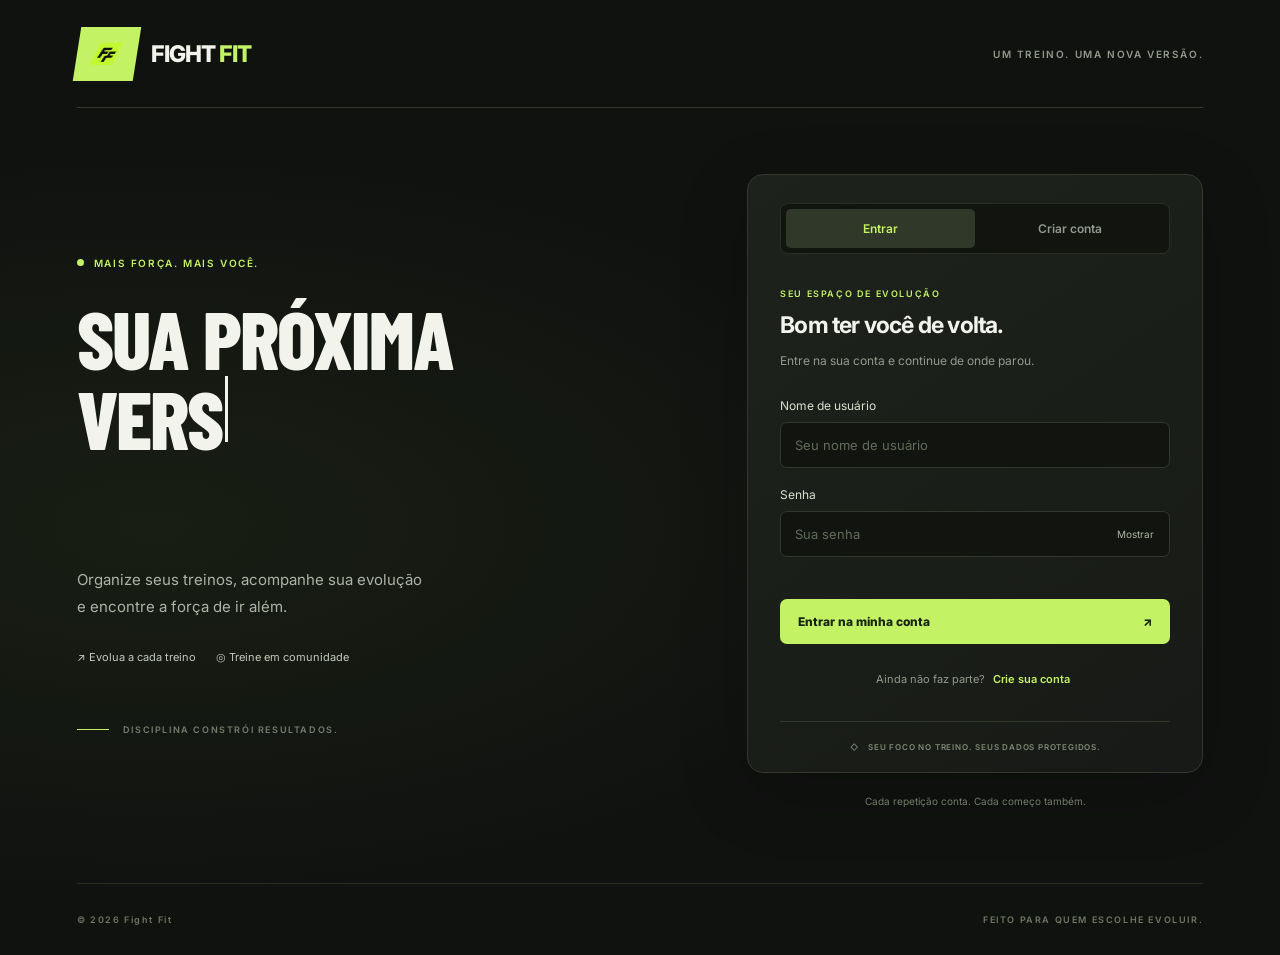
<file: Front-End/public/index.html>
<!doctype html>
<html lang="pt-BR">

<head>
    <meta charset="UTF-8">
    <meta name="viewport" content="width=device-width, initial-scale=1">
    <title>Fight Fit</title>
    <link rel="shortcut icon" href="./assets/images/logo.png" type="image/x-icon">
    <link rel="stylesheet" href="assets/css/styles.css">
    <script type="module" src="assets/js/app.js"></script>
</head>

<body>
    <header><a class="brand" href="#login" aria-label="Fight Fit início"><span class="symbol"><img src="./assets/images/logo.png" alt="Fight Fit"></span>
            FIGHT<span class="accent">FIT</span></a><span class="header-note">UM TREINO. UMA NOVA VERSÃO.</span>
    </header>
    <main>
        <section class="intro" aria-labelledby="headline">
            <div class="eyebrow"><span></span> MAIS FORÇA. MAIS VOCÊ.</div>
            <h1 id="headline">Sua próxima<br>versão começa<br><em>agora.</em></h1>
            <p>Organize seus treinos, acompanhe sua evolução e encontre a força de ir além.</p>
            <div class="features"><span>↗ Evolua a cada treino</span><span>◎ Treine em comunidade</span></div>
            <div class="intro-footer"><span class="line"></span> DISCIPLINA CONSTRÓI RESULTADOS.</div>
        </section>
        <section class="auth" aria-label="Acesso à conta">
            <div class="card">
                <div class="tabs" role="tablist" aria-label="Acesso"><button id="login-tab" role="tab"
                        aria-selected="true" aria-controls="auth-panel">Entrar</button><button id="register-tab"
                        role="tab" aria-selected="false" aria-controls="auth-panel" tabindex="-1">Criar conta</button>
                </div>
                <div id="auth-panel" role="tabpanel" aria-labelledby="login-tab">
                    <div class="card-heading"><span class="eyebrow" id="step">SEU ESPAÇO DE EVOLUÇÃO</span>
                        <h2 id="form-title">Bom ter você de volta.</h2>
                        <p id="form-description">Entre na sua conta e continue de onde parou.</p>
                    </div>
                    <form id="auth-form" method="post" aria-describedby="status"><label for="username">Nome de usuário</label><input id="username"
                            name="username" autocomplete="username" required maxlength="100"
                            placeholder="Seu nome de usuário"><label for="password">Senha</label>
                        <div class="password-field"><input id="password" name="senha" type="password"
                                autocomplete="current-password" required placeholder="Sua senha"><button type="button"
                                class="reveal" aria-label="Mostrar senha" aria-pressed="false">Mostrar</button></div>
                        <div id="confirmation" hidden><label for="confirm-password">Confirme sua senha</label>
                            <div class="password-field"><input id="confirm-password" type="password"
                                    autocomplete="new-password" placeholder="Repita sua senha" disabled><button
                                    type="button" class="reveal" aria-label="Mostrar confirmação da senha"
                                    aria-pressed="false">Mostrar</button></div>
                        </div>
                        <p id="status" role="status" aria-live="polite"></p><button class="submit" type="submit"><span
                                id="submit-label">Entrar na minha conta</span><span aria-hidden="true">↗</span></button>
                    </form>
                    <p class="switch-text"><span id="switch-description">Ainda não faz parte?</span> <button
                            type="button" id="switch-mode">Crie sua conta</button></p>
                </div>
                <div class="card-footer"><span aria-hidden="true">◇</span> SEU FOCO NO TREINO. SEUS DADOS PROTEGIDOS.
                </div>
            </div>
            <p class="auth-note">Cada repetição conta. Cada começo também.</p>
        </section>
    </main>
    <footer><span>© <span id="year"></span> Fight Fit</span><span>FEITO PARA QUEM ESCOLHE EVOLUIR.</span></footer>
</body>

</html>
</file>
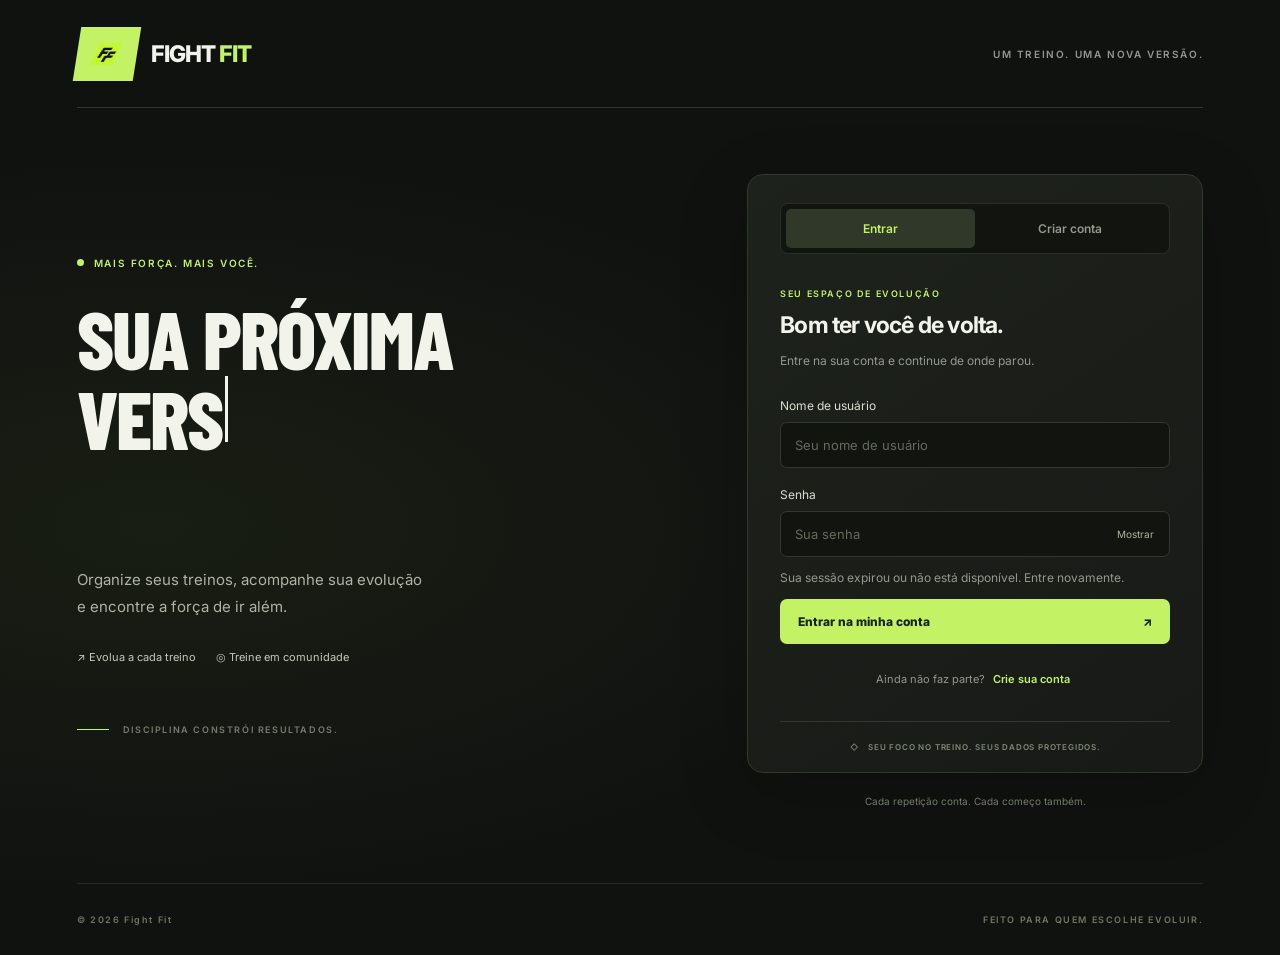
<file: Front-End/public/grupo_detalhes.html>
<!doctype html>
<html lang="pt-BR">

<head>
    <meta charset="UTF-8">
    <meta name="viewport" content="width=device-width, initial-scale=1">
    <meta name="theme-color" content="#101210">
    <title>Grupo — Fight Fit</title>
    <link rel="icon" href="assets/images/logo.png" type="image/png">
    <link rel="stylesheet" href="assets/css/principal.css">
    <link rel="stylesheet" href="assets/css/componentes.css">
    <link rel="stylesheet" href="assets/css/grupos.css">
    <script type="module" src="assets/js/grupo_detalhes.js"></script>
</head>

<body>
    <a class="pular-conteudo" href="#conteudo">Pular para o conteúdo</a>
    <aside class="sidebar" id="menu-principal" aria-label="Menu principal">
        <a class="marca" href="pagina_principal.html" aria-label="Fight Fit — início">
            <img src="assets/images/logo.png" alt=""><span>FIGHT<span>FIT</span></span>
        </a>
        <p class="menu-legenda">SEU ESPAÇO</p>
        <nav aria-label="Navegação principal">
            <a class="menu-link" href="pagina_principal.html"><svg class="icone-navegacao" viewBox="0 0 24 24"
                    fill="none" stroke="currentColor" stroke-width="1.7" stroke-linecap="round"
                    stroke-linejoin="round" aria-hidden="true">
                    <path d="M3 11 12 4l9 7M5 10v10h14V10" />
                </svg> Visão geral</a>
            <a class="menu-link ativo" href="grupos.html" aria-current="true"><img class="icone-navegacao"
                    src="assets/images/icons/grupo.svg" alt=""> Meus grupos</a>
            <a class="menu-link" href="treinos.html"><img class="icone-navegacao"
                    src="assets/images/icons/forca.svg" alt=""> Meus treinos</a>
        </nav>
        <div class="sidebar-convite">
            <h2>Procurando<br>um grupo?</h2>
            <p>Busque pelo nome e entre com a senha que o dono do grupo te passar.</p>
            <a class="link-botao" href="pagina_principal.html?explorar">Explorar grupos <span
                    aria-hidden="true">→</span></a>
        </div>
    </aside>

    <div class="pagina">
        <header class="barra-superior">
            <button class="botao-menu" aria-expanded="false" aria-controls="menu-principal"
                aria-label="Abrir menu"><span aria-hidden="true">☰</span></button>
            <nav class="caminho" aria-label="Seções">
                <a class="caminho-raiz" href="usuario.html">Seu espaço</a>
                <span class="separador" aria-hidden="true">/</span>
                <a href="pagina_principal.html">Visão geral</a>
                <span class="separador" aria-hidden="true">/</span>
                <a href="treinos.html">Treinos</a>
                <span class="separador" aria-hidden="true">/</span>
                <a href="grupos.html" aria-current="true">Grupos</a>
            </nav>
            <div class="barra-acoes">
                <button class="link-botao" id="sair" type="button">Sair</button><a class="link-perfil" href="usuario.html" aria-label="Minha conta"><span
                        class="avatar perfil" data-avatar-nome="Atleta" aria-hidden="true">AT</span></a>
            </div>
        </header>

        <main id="conteudo">
            <noscript>
                <p class="aviso-pagina">Ative o JavaScript para acessar o grupo.</p>
            </noscript>
            <a class="voltar" href="grupos.html"><span aria-hidden="true">←</span> Meus grupos</a>

            <div class="aviso-pagina" id="estado-carregamento" role="status" data-estado="carregando">
                <p id="mensagem-carregamento">Carregando o grupo…</p>
                <button class="botao secundario" id="tentar-novamente" type="button" hidden>Tentar novamente</button>
            </div>

            <div id="conteudo-grupo" hidden>
                <div class="cabecalho-pagina cabecalho-grupo">
                    <div>
                        <h1><span id="nome-grupo"></span> <span class="tag-titulo" id="tag-grupo"></span></h1>
                        <p id="dono-grupo"></p>
                        <p id="resumo-grupo"></p>
                    </div>
                    <button class="botao-icone botao-configuracoes" id="abrir-configuracoes" type="button"
                        aria-haspopup="dialog" aria-label="Configurações do grupo"></button>
                </div>

                <div class="grade-exercicios-grupo" id="lista-exercicios-grupo"></div>
                <div class="estado-sem-grupos" id="estado-sem-exercicios" hidden>
                    <span class="icone-grupo icone-comunidade" aria-hidden="true"><img
                            src="assets/images/icons/forca.svg" alt=""></span>
                    <div>
                        <h2>Nenhuma modalidade ainda</h2>
                        <p>Quando o grupo tiver exercícios, eles aparecem aqui com quem está participando.</p>
                    </div>
                </div>
            </div>
            <p class="sr-only" id="anuncio" role="status"></p>
        </main>
    </div>

    <dialog id="dialogo-configuracoes" aria-labelledby="titulo-configuracoes">
        <div class="dialogo-topo">
            <h2 id="titulo-configuracoes">Configurações do grupo</h2><button class="fechar-dialogo" type="button"
                aria-label="Fechar">×</button>
        </div>

        <form class="formulario-dialogo" id="form-editar-grupo" novalidate hidden>
            <h3 class="titulo-secao-dialogo">Editar grupo</h3>
            <label class="campo"><span>Nome do grupo</span>
                <input name="nome" required maxlength="60" autocomplete="off"></label>
            <label class="campo"><span>Senha atual do grupo</span>
                <input name="senhaAntiga" type="password" required autocomplete="off"></label>
            <label class="campo"><span>Senha nova</span>
                <input name="senhaNova" type="password" autocomplete="new-password" aria-describedby="dica-senha-grupo">
                <small class="dica-campo" id="dica-senha-grupo">* Se não quiser mudar a senha, deixe o campo em branco.</small></label>
            <div class="acoes-formulario">
                <button class="botao principal" type="submit">Salvar alterações</button>
            </div>
            <p class="status-cartao" role="status"></p>
        </form>

        <form class="zona-perigo" id="form-excluir-grupo" novalidate hidden>
            <h3>Excluir grupo</h3>
            <p>O grupo, as modalidades e o ranking são apagados para todos. Digite a senha do grupo para confirmar.</p>
            <label class="campo"><span>Senha do grupo</span>
                <input name="senha" type="password" required autocomplete="off"></label>
            <div class="acoes-formulario">
                <button class="botao perigo" type="submit">Excluir grupo</button>
            </div>
            <p class="status-cartao" role="status"></p>
        </form>

        <div class="zona-perigo" id="area-sair-grupo" hidden>
            <h3>Sair do grupo</h3>
            <p>Você deixa de aparecer nos rankings deste grupo. Para voltar, vai precisar da senha de novo.</p>
            <div class="acoes-formulario">
                <button class="botao perigo" id="sair-grupo" type="button">Sair do grupo</button>
            </div>
            <p class="status-cartao" role="status"></p>
        </div>
    </dialog>

    <template id="modelo-exercicio-grupo">
        <article class="cartao-exercicio-grupo">
            <div class="cartao-topo">
                <span class="icone-modalidade" aria-hidden="true"><img alt=""></span>
                <h2></h2>
                <button class="botao-icone" type="button" data-acao="editar" hidden></button>
            </div>
            <form class="form-renomear" novalidate hidden>
                <label><span>Nome do exercício</span>
                    <input name="nome" required maxlength="255" autocomplete="off"></label>
                <div class="acoes-formulario">
                    <button class="botao principal pequeno" type="submit">Salvar</button>
                    <button class="botao secundario pequeno" type="button" data-acao="cancelar-edicao">Cancelar</button>
                </div>
                <p class="status-cartao" role="status"></p>
            </form>
            <div class="corpo-grupo">
                <p class="rotulo-cartao">Integrantes</p>
                <ul class="lista-integrantes-exercicio"></ul>
                <p class="vazio-cartao" hidden>Ninguém registrou marca ainda.</p>
            </div>
            <div class="cartao-base">
                <a class="botao pequeno" data-acao="detalhes">Ver ranking <span aria-hidden="true"><svg class="icone-seta" viewBox="0 0 24 24" fill="none" stroke="currentColor"
                            stroke-width="1.5" stroke-linecap="round" stroke-linejoin="round" aria-hidden="true">
                            <path d="M5 19 19 5M5 5h14v14" />
                        </svg></span></a>
            </div>
        </article>
    </template>
</body>

</html>
</file>
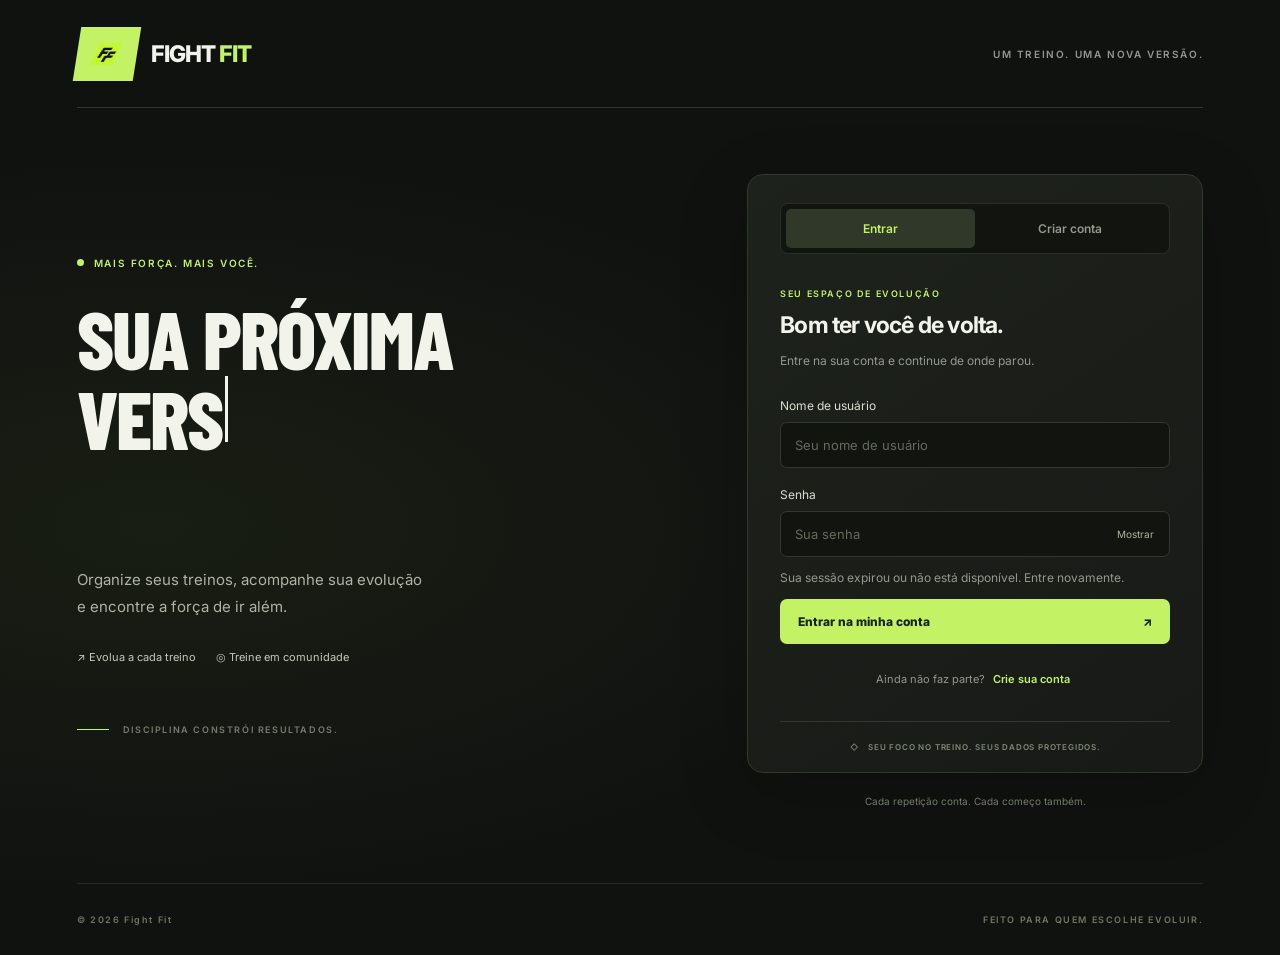
<file: Front-End/public/grupo_ranking.html>
<!doctype html>
<html lang="pt-BR">

<head>
    <meta charset="UTF-8">
    <meta name="viewport" content="width=device-width, initial-scale=1">
    <meta name="theme-color" content="#101210">
    <title>Ranking — Fight Fit</title>
    <link rel="icon" href="assets/images/logo.png" type="image/png">
    <link rel="stylesheet" href="assets/css/principal.css">
    <link rel="stylesheet" href="assets/css/componentes.css">
    <link rel="stylesheet" href="assets/css/grupos.css">
    <script type="module" src="assets/js/grupo_ranking.js"></script>
</head>

<body>
    <a class="pular-conteudo" href="#conteudo">Pular para o conteúdo</a>
    <aside class="sidebar" id="menu-principal" aria-label="Menu principal">
        <a class="marca" href="pagina_principal.html" aria-label="Fight Fit — início">
            <img src="assets/images/logo.png" alt=""><span>FIGHT<span>FIT</span></span>
        </a>
        <p class="menu-legenda">SEU ESPAÇO</p>
        <nav aria-label="Navegação principal">
            <a class="menu-link" href="pagina_principal.html"><svg class="icone-navegacao" viewBox="0 0 24 24"
                    fill="none" stroke="currentColor" stroke-width="1.7" stroke-linecap="round"
                    stroke-linejoin="round" aria-hidden="true">
                    <path d="M3 11 12 4l9 7M5 10v10h14V10" />
                </svg> Visão geral</a>
            <a class="menu-link ativo" href="grupos.html" aria-current="true"><img class="icone-navegacao"
                    src="assets/images/icons/grupo.svg" alt=""> Meus grupos</a>
            <a class="menu-link" href="treinos.html"><img class="icone-navegacao"
                    src="assets/images/icons/forca.svg" alt=""> Meus treinos</a>
        </nav>
        <div class="sidebar-convite">
            <h2>Procurando<br>um grupo?</h2>
            <p>Busque pelo nome e entre com a senha que o dono do grupo te passar.</p>
            <a class="link-botao" href="pagina_principal.html?explorar">Explorar grupos <span
                    aria-hidden="true">→</span></a>
        </div>
    </aside>

    <div class="pagina">
        <header class="barra-superior">
            <button class="botao-menu" aria-expanded="false" aria-controls="menu-principal"
                aria-label="Abrir menu"><span aria-hidden="true">☰</span></button>
            <nav class="caminho" aria-label="Seções">
                <a class="caminho-raiz" href="usuario.html">Seu espaço</a>
                <span class="separador" aria-hidden="true">/</span>
                <a href="pagina_principal.html">Visão geral</a>
                <span class="separador" aria-hidden="true">/</span>
                <a href="treinos.html">Treinos</a>
                <span class="separador" aria-hidden="true">/</span>
                <a href="grupos.html" aria-current="true">Grupos</a>
            </nav>
            <div class="barra-acoes">
                <button class="link-botao" id="sair" type="button">Sair</button><a class="link-perfil" href="usuario.html" aria-label="Minha conta"><span
                        class="avatar perfil" data-avatar-nome="Atleta" aria-hidden="true">AT</span></a>
            </div>
        </header>

        <main id="conteudo">
            <noscript>
                <p class="aviso-pagina">Ative o JavaScript para ver o ranking.</p>
            </noscript>
            <a class="voltar" id="voltar-grupo" href="grupos.html"><span aria-hidden="true">←</span> <span
                    id="texto-voltar">Meus grupos</span></a>

            <div class="aviso-pagina" id="estado-carregamento" role="status" data-estado="carregando">
                <p id="mensagem-carregamento">Carregando o ranking…</p>
                <button class="botao secundario" id="tentar-novamente" type="button" hidden>Tentar novamente</button>
            </div>

            <div class="ranking" id="conteudo-ranking" hidden>
                <header class="cabecalho-ranking">
                    <p class="rotulo-ranking">Ranking</p>
                    <h1 id="nome-exercicio"></h1>
                    <p id="resumo-ranking"></p>
                    <p class="criterio-ranking">A carga define a posição. Em caso de empate, vale quem fez mais repetições
                        e, depois, mais séries.</p>
                </header>

                <ol class="podio" id="podio" aria-label="Pódio"></ol>
                <ol class="lista-ranking" id="lista-ranking" aria-label="Demais posições"></ol>

                <div class="estado-sem-grupos" id="ranking-vazio" hidden>
                    <span class="icone-grupo icone-comunidade" aria-hidden="true"><img
                            src="assets/images/icons/forca.svg" alt=""></span>
                    <div>
                        <h2>Ninguém no ranking ainda</h2>
                        <p>Quando os integrantes registrarem suas marcas neste exercício, o pódio aparece aqui.</p>
                    </div>
                </div>
            </div>
            <p class="sr-only" id="anuncio" role="status"></p>
        </main>
    </div>
</body>

</html>
</file>
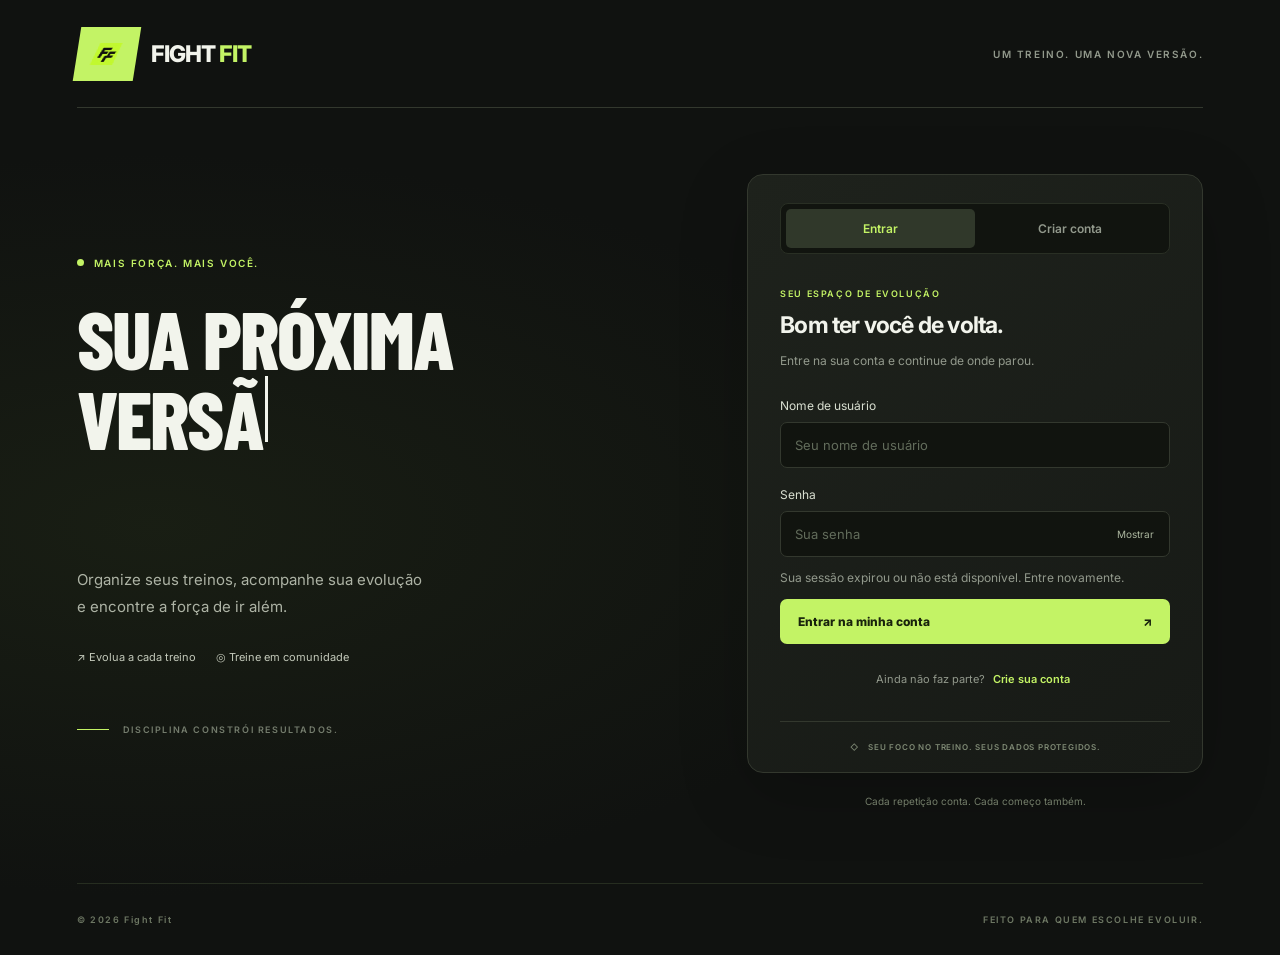
<file: Front-End/public/grupos.html>
<!doctype html>
<html lang="pt-BR">

<head>
    <meta charset="UTF-8">
    <meta name="viewport" content="width=device-width, initial-scale=1">
    <meta name="theme-color" content="#101210">
    <title>Meus grupos — Fight Fit</title>
    <link rel="icon" href="assets/images/logo.png" type="image/png">
    <link rel="stylesheet" href="assets/css/principal.css">
    <link rel="stylesheet" href="assets/css/componentes.css">
    <link rel="stylesheet" href="assets/css/grupos.css">
    <script type="module" src="assets/js/grupos.js"></script>
</head>

<body>
    <a class="pular-conteudo" href="#conteudo">Pular para o conteúdo</a>
    <aside class="sidebar" id="menu-principal" aria-label="Menu principal">
        <a class="marca" href="pagina_principal.html" aria-label="Fight Fit — início">
            <img src="assets/images/logo.png" alt=""><span>FIGHT<span>FIT</span></span>
        </a>
        <p class="menu-legenda">SEU ESPAÇO</p>
        <nav aria-label="Navegação principal">
            <a class="menu-link" href="pagina_principal.html"><svg class="icone-navegacao" viewBox="0 0 24 24"
                    fill="none" stroke="currentColor" stroke-width="1.7" stroke-linecap="round"
                    stroke-linejoin="round" aria-hidden="true">
                    <path d="M3 11 12 4l9 7M5 10v10h14V10" />
                </svg> Visão geral</a>
            <a class="menu-link ativo" href="grupos.html" aria-current="page"><img class="icone-navegacao"
                    src="assets/images/icons/grupo.svg" alt=""> Meus grupos</a>
            <a class="menu-link" href="treinos.html"><img class="icone-navegacao"
                    src="assets/images/icons/forca.svg" alt=""> Meus treinos</a>
        </nav>
        <div class="sidebar-convite">
            <h2>Procurando<br>um grupo?</h2>
            <p>Busque pelo nome e entre com a senha que o dono do grupo te passar.</p>
            <a class="link-botao" href="pagina_principal.html?explorar">Explorar grupos <span
                    aria-hidden="true">→</span></a>
        </div>
    </aside>

    <div class="pagina">
        <header class="barra-superior">
            <button class="botao-menu" aria-expanded="false" aria-controls="menu-principal"
                aria-label="Abrir menu"><span aria-hidden="true">☰</span></button>
            <nav class="caminho" aria-label="Seções">
                <a class="caminho-raiz" href="usuario.html">Seu espaço</a>
                <span class="separador" aria-hidden="true">/</span>
                <a href="pagina_principal.html">Visão geral</a>
                <span class="separador" aria-hidden="true">/</span>
                <a href="treinos.html">Treinos</a>
                <span class="separador" aria-hidden="true">/</span>
                <a href="grupos.html" aria-current="page">Grupos</a>
            </nav>
            <div class="barra-acoes">
                <button class="link-botao" id="sair" type="button">Sair</button><a class="link-perfil" href="usuario.html" aria-label="Minha conta"><span
                        class="avatar perfil" data-avatar-nome="Atleta" aria-hidden="true">AT</span></a>
            </div>
        </header>

        <main id="conteudo">
            <noscript>
                <p class="aviso-pagina">Ative o JavaScript para acessar seus grupos.</p>
            </noscript>
            <div class="cabecalho-pagina">
                <div>
                    <h1>Meus grupos</h1>
                    <p id="resumo-grupos"></p>
                </div>
            </div>

            <div class="filtro-cartoes" id="filtro-grupos" hidden>
                <label for="buscar-grupo">Pesquisar</label>
                <input id="buscar-grupo" type="search" placeholder="Nome do grupo" autocomplete="off">
                <span id="resultado-busca" role="status"></span>
            </div>
            <p class="busca-vazia" id="busca-vazia" hidden>Nenhum grupo com esse nome.</p>

            <div class="aviso-pagina" id="estado-carregamento" role="status" data-estado="carregando">
                <p id="mensagem-carregamento">Carregando seus grupos…</p>
                <button class="botao secundario" id="tentar-novamente" type="button" hidden>Tentar novamente</button>
            </div>

            <div class="grade-grupos-pagina" id="lista-grupos" hidden></div>

            <div class="estado-sem-grupos" id="estado-sem-grupos" hidden>
                <span class="icone-grupo icone-comunidade" aria-hidden="true"><img
                        src="assets/images/icons/grupo.svg" alt=""></span>
                <div>
                    <h2>Nenhum grupo ainda</h2>
                    <p>Busque um grupo pelo nome e entre com a senha que o dono te passar.</p>
                </div>
                <a class="botao secundario" href="pagina_principal.html?explorar">Explorar grupos</a>
            </div>
            <p class="sr-only" id="anuncio" role="status"></p>
        </main>
    </div>

    <template id="modelo-cartao-grupo">
        <article class="cartao-grupo-pagina">
            <div class="topo-grupo">
                <div class="titulo-grupo">
                    <h2></h2>
                    <span class="tag-cartao"></span>
                </div>
                <p class="dono-grupo"></p>
            </div>
            <div class="corpo-grupo">
                <p class="rotulo-cartao">Modalidades do grupo</p>
                <ul class="lista-modalidades"></ul>
                <p class="vazio-cartao" hidden></p>
            </div>
            <div class="cartao-base">
                <a class="botao pequeno" data-acao="inspecionar">Inspecionar <span aria-hidden="true"><svg class="icone-seta" viewBox="0 0 24 24" fill="none" stroke="currentColor"
                            stroke-width="1.5" stroke-linecap="round" stroke-linejoin="round" aria-hidden="true">
                            <path d="M5 19 19 5M5 5h14v14" />
                        </svg></span></a>
            </div>
        </article>
    </template>
</body>

</html>
</file>
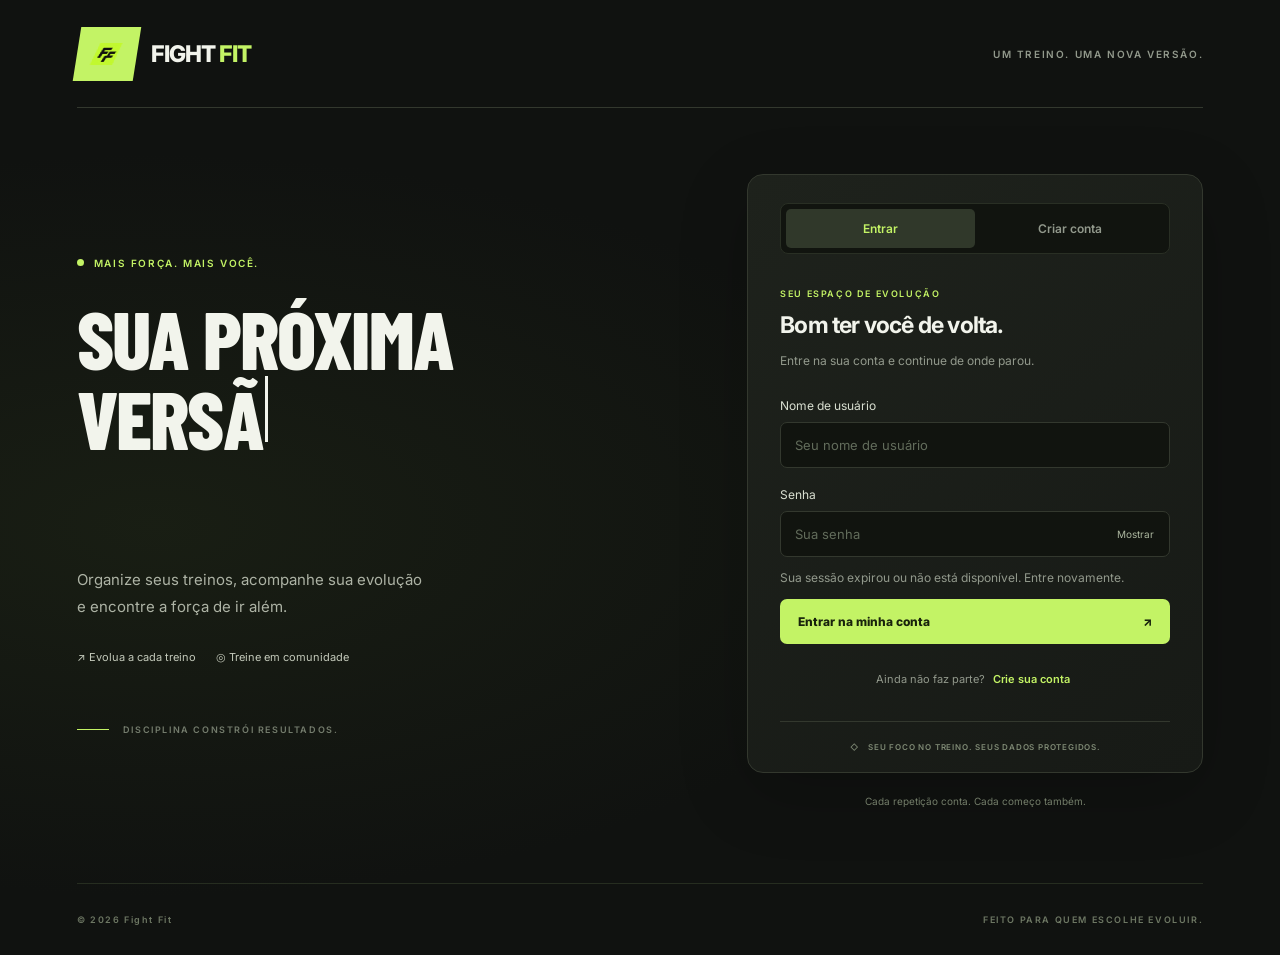
<file: Front-End/public/pagina_principal.html>
<!doctype html>
<html lang="pt-BR">

<head>
    <meta charset="UTF-8">
    <meta name="viewport" content="width=device-width, initial-scale=1">
    <meta name="theme-color" content="#101210">
    <title>Seu espaço — Fight Fit</title>
    <link rel="icon" href="assets/images/logo.png" type="image/png">
    <link rel="stylesheet" href="assets/css/principal.css">
    <script type="module" src="assets/js/principal.js"></script>
</head>

<body>
    <a class="pular-conteudo" href="#conteudo">Pular para o conteúdo</a>
    <aside class="sidebar" id="menu-principal" aria-label="Menu principal">
        <a class="marca" href="#inicio" aria-label="Fight Fit — início">
            <img src="assets/images/logo.png" alt=""><span>FIGHT<span>FIT</span></span>
        </a>
        <p class="menu-legenda">SEU ESPAÇO</p>
        <nav aria-label="Navegação principal">
            <a class="menu-link ativo" href="#inicio" aria-current="location"><svg class="icone-navegacao"
                    viewBox="0 0 24 24" fill="none" stroke="currentColor" stroke-width="1.7" stroke-linecap="round"
                    stroke-linejoin="round" aria-hidden="true">
                    <path d="M3 11 12 4l9 7M5 10v10h14V10" />
                </svg> Visão geral</a>
            <a class="menu-link" href="grupos.html"><img class="icone-navegacao" src="assets/images/icons/grupo.svg" alt="">
                Meus grupos <span class="contador" id="total-grupos">—</span></a>
            <a class="menu-link" href="treinos.html"><img class="icone-navegacao" src="assets/images/icons/forca.svg"
                    alt=""> Meus treinos <span class="contador" id="total-treinos">—</span></a>
        </nav>
        <div class="sidebar-convite">
            <h2>Procurando<br>um grupo?</h2>
            <p>Busque pelo nome e entre com a senha que o dono do grupo te passar.</p>
            <button class="link-botao" data-explorar>Explorar grupos <span aria-hidden="true">→</span></button>
        </div>
    </aside>

    <div class="pagina">
        <header class="barra-superior">
            <button class="botao-menu" aria-expanded="false" aria-controls="menu-principal"
                aria-label="Abrir menu"><span aria-hidden="true">☰</span></button>
            <nav class="caminho" aria-label="Seções">
                <a class="caminho-raiz" href="usuario.html">Seu espaço</a>
                <span class="separador" aria-hidden="true">/</span>
                <a href="pagina_principal.html" aria-current="page">Visão geral</a>
                <span class="separador" aria-hidden="true">/</span>
                <a href="treinos.html">Treinos</a>
                <span class="separador" aria-hidden="true">/</span>
                <a href="grupos.html">Grupos</a>
            </nav>
            <div class="barra-acoes">
                <button class="link-botao" id="sair" type="button">Sair</button><a class="link-perfil" href="usuario.html" aria-label="Minha conta"><span
                        class="avatar perfil" data-avatar-nome="Atleta" aria-hidden="true">AT</span></a>
            </div>
        </header>

        <main id="conteudo">
            <noscript>
                <p class="aviso-pagina">Ative o JavaScript para acessar seus grupos e treinos.</p>
            </noscript>
            <div class="aviso-pagina" id="estado-carregamento" role="status" data-estado="carregando">
                <p id="mensagem-carregamento">Carregando seus grupos e treinos…</p>
                <button class="botao secundario" id="tentar-novamente" type="button" hidden>Tentar novamente</button>
            </div>
            <div id="conteudo-principal" hidden>
                <section id="inicio" aria-labelledby="titulo-principal">
                    <div class="boas-vindas">
                        <div>
                            <h1 id="titulo-principal">Olá</h1>
                            <p id="descricao-principal"></p>
                        </div>
                        <button class="botao secundario" data-explorar>Explorar grupos <span aria-hidden="true"><svg
                                    class="icone-seta" viewBox="0 0 24 24" fill="none" stroke="currentColor"
                                    stroke-width="1.5" stroke-linecap="round" stroke-linejoin="round"
                                    aria-hidden="true">
                                    <path d="M5 19 19 5M5 5h14v14" />
                                </svg></span></button>
                    </div>
                    <div class="destaque">
                        <div class="destaque-texto">
                            <h2><span>TREINE</span><span>COM A SUA</span><em>TURMA.</em></h2>
                            <p id="descricao-destaque">Entre em um grupo com a senha que o dono te passar, ou crie o seu
                                e chame quem treina com você.</p>
                            <a class="botao principal" href="grupos.html">Ver meus grupos <span aria-hidden="true"><svg
                                        class="icone-seta" viewBox="0 0 24 24" fill="none" stroke="currentColor"
                                        stroke-width="1.5" stroke-linecap="round" stroke-linejoin="round"
                                        aria-hidden="true">
                                        <path d="M5 19 19 5M5 5h14v14" />
                                    </svg></span></a>
                        </div>
                        <article class="proximo-treino" id="treino-em-destaque" hidden>
                            <div class="proximo-topo"><span class="sobretitulo">TREINO EM DESTAQUE</span><span
                                    id="modalidade-destaque"></span></div>
                            <div class="proximo-conteudo">
                                <span class="texto-verde" id="contexto-destaque"></span>
                                <h3 id="nome-treino-destaque"></h3>
                                <div class="detalhes" id="detalhes-destaque"></div>
                                <div class="participantes" id="participantes-destaque" hidden>
                                    <div class="avatares"></div>
                                    <p></p>
                                </div>
                                <a class="botao principal" id="abrir-treino-destaque">Ver treino <span
                                        aria-hidden="true"><svg class="icone-seta" viewBox="0 0 24 24" fill="none"
                                            stroke="currentColor" stroke-width="1.5" stroke-linecap="round"
                                            stroke-linejoin="round" aria-hidden="true">
                                            <path d="M5 19 19 5M5 5h14v14" />
                                        </svg></span></a>
                            </div>
                        </article>
                        <article class="convite-primeiro-grupo" id="convite-primeiro-treino" hidden>
                            <span class="sobretitulo">NENHUM TREINO AINDA</span>
                            <img class="icone-convite" src="assets/images/icons/forca.svg" alt="">
                            <h3 id="titulo-convite-treino"></h3>
                            <p id="descricao-convite-treino"></p>
                            <a class="botao principal" href="treinos.html?novo">Criar treino <span aria-hidden="true"><svg
                                        class="icone-seta" viewBox="0 0 24 24" fill="none" stroke="currentColor"
                                        stroke-width="1.5" stroke-linecap="round" stroke-linejoin="round"
                                        aria-hidden="true">
                                        <path d="M5 19 19 5M5 5h14v14" />
                                    </svg></span></a>
                            <button class="link-botao" data-explorar>Buscar um grupo</button>
                        </article>
                    </div>
                </section>

                <section class="secao" id="grupos" aria-labelledby="titulo-grupos">
                    <div class="cabecalho-secao">
                        <div>
                            <h2 id="titulo-grupos">Meus grupos</h2>
                            <p class="contagem-secao" id="contagem-grupos"></p>
                        </div>
                    </div>
                    <div class="grade-grupos" id="lista-grupos-principal" hidden></div>
                    <div class="ver-mais-secao" id="rodape-grupos" hidden>
                        <a class="botao secundario" href="grupos.html">Ver todos os grupos <span
                                aria-hidden="true">→</span></a>
                    </div>
                    <div class="estado-sem-grupos" id="estado-sem-grupos" hidden>
                        <span class="icone-grupo icone-comunidade" aria-hidden="true"><img
                                src="assets/images/icons/grupo.svg" alt=""></span>
                        <div>
                            <h3>Nenhum grupo ainda</h3>
                            <p>Busque um grupo pelo nome ou crie um e passe a senha para seus amigos.</p>
                        </div>
                        <button class="botao secundario" data-criar-grupo>Criar um grupo</button>
                    </div>
                </section>

                <section class="secao" id="treinos" aria-labelledby="titulo-treinos">
                    <div class="cabecalho-secao">
                        <div>
                            <h2 id="titulo-treinos">Meus treinos</h2>
                            <p class="contagem-secao" id="contagem-treinos"></p>
                        </div>
                    </div>
                    <div class="grade-treinos" hidden></div>
                    <div class="ver-mais-secao" id="rodape-treinos" hidden>
                        <a class="botao secundario" href="treinos.html">Ver todos os treinos <span
                                aria-hidden="true">→</span></a>
                    </div>
                    <div class="estado-sem-grupos" id="estado-sem-treinos" hidden>
                        <span class="icone-grupo icone-comunidade" aria-hidden="true"><img
                                src="assets/images/icons/forca.svg" alt=""></span>
                        <div>
                            <h3>Nenhum treino ainda</h3>
                            <p>Crie um treino e adicione os exercícios que você faz.</p>
                        </div>
                        <a class="botao secundario" href="treinos.html?novo">Criar um treino</a>
                    </div>
                </section>
            </div>
        </main>
    </div>

    <template id="modelo-grupo">
        <article class="cartao-grupo">
            <div class="grupo-topo"><span class="icone-grupo icone-comunidade" aria-hidden="true"><img
                        src="assets/images/icons/grupo.svg" alt=""></span></div>
            <h3></h3>
            <p class="descricao-grupo"></p><span class="tag-grupo"></span>
            <div class="grupo-meta">
                <div class="modalidades-grupo"></div><span class="total-integrantes"></span>
            </div>
            <div class="grupo-base">
                <div class="avatares" aria-hidden="true"></div><a class="seta-botao" data-grupo></a>
            </div>
        </article>
    </template>
    <template id="modelo-treino">
        <article class="cartao-treino">
            <div class="modalidade-treino"></div>
            <h3></h3>
            <p class="origem-treino"></p>
            <p class="quantidade-exercicios"></p>
            <a class="botao pequeno" data-treino>Ver treino <span aria-hidden="true"><svg class="icone-seta"
                        viewBox="0 0 24 24" fill="none" stroke="currentColor" stroke-width="1.5" stroke-linecap="round"
                        stroke-linejoin="round" aria-hidden="true">
                        <path d="M5 19 19 5M5 5h14v14" />
                    </svg></span></a>
        </article>
    </template>

    <dialog id="dialogo-explorar" aria-labelledby="titulo-explorar">
        <div class="dialogo-topo">
            <h2 id="titulo-explorar">Buscar grupos</h2><button class="fechar-dialogo"
                aria-label="Fechar busca de grupos">×</button>
        </div>
        <form class="formulario-dialogo" id="form-buscar-grupos" method="get">
            <label for="nome-busca-grupo">Nome do grupo</label><input id="nome-busca-grupo" name="nome" type="search"
                required maxlength="255" placeholder="Ex.: Muay Thai">
            <button class="botao principal" type="submit">Buscar grupos</button>
        </form>
        <p class="descricao-dialogo" id="status-explorar" role="status">Digite o nome do grupo.</p>
        <div id="resultados-grupos"></div>
    </dialog>
    <dialog id="dialogo-criar-grupo" aria-labelledby="titulo-criar-grupo">
        <div class="dialogo-topo">
            <h2 id="titulo-criar-grupo">Criar grupo</h2><button class="fechar-dialogo"
                aria-label="Fechar criação de grupo">×</button>
        </div>
        <form class="formulario-dialogo" id="form-criar-grupo" method="post">
            <label for="nome-grupo">Nome do grupo</label><input id="nome-grupo" name="nome" required maxlength="60"
                placeholder="Ex.: Treino com os amigos">
            <label for="senha-grupo">Senha do grupo</label><input id="senha-grupo" name="senha" type="password"
                autocomplete="new-password" required>
            <button class="botao principal" type="submit">Criar grupo</button>
        </form>
        <p class="descricao-dialogo" id="status-criar-grupo" role="status"></p>
    </dialog>
    <dialog id="dialogo-entrar-grupo" aria-labelledby="nome-grupo-entrada">
        <div class="dialogo-topo">
            <h2 id="nome-grupo-entrada"></h2><button class="fechar-dialogo"
                aria-label="Fechar entrada no grupo">×</button>
        </div>
        <form class="formulario-dialogo" id="form-entrar-grupo" method="post">
            <label for="senha-entrar-grupo">Senha do grupo</label><input id="senha-entrar-grupo" name="senha"
                type="password" autocomplete="off" required>
            <button class="botao principal" type="submit">Entrar no grupo</button>
        </form>
        <p class="descricao-dialogo" id="status-entrar-grupo" role="status"></p>
    </dialog>
</body>

</html>
</file>
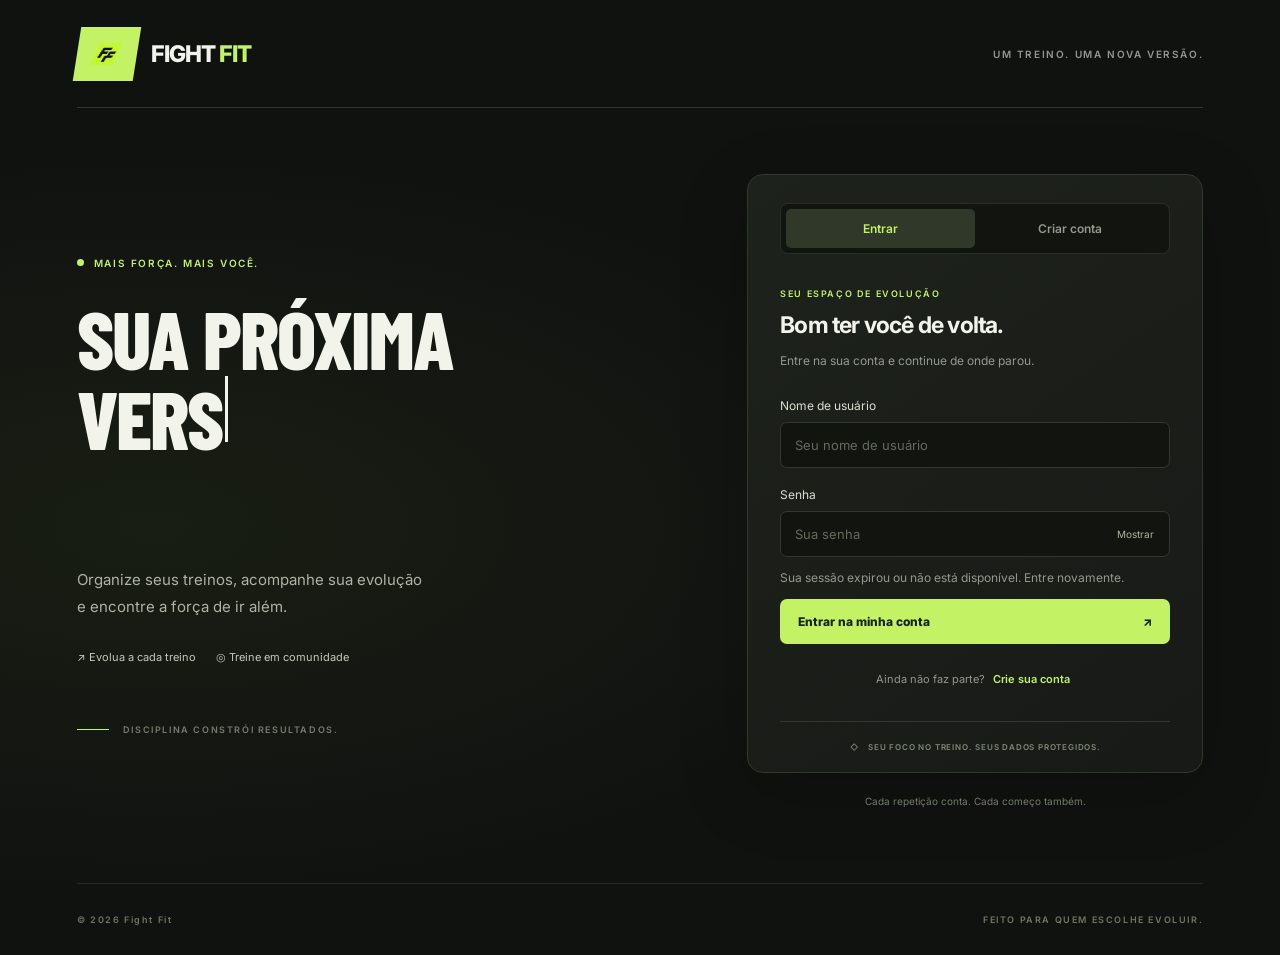
<file: Front-End/public/treino.html>
<!doctype html>
<html lang="pt-BR">

<head>
    <meta charset="UTF-8">
    <meta name="viewport" content="width=device-width, initial-scale=1">
    <meta name="theme-color" content="#101210">
    <title>Treino — Fight Fit</title>
    <link rel="icon" href="assets/images/logo.png" type="image/png">
    <link rel="stylesheet" href="assets/css/principal.css">
    <link rel="stylesheet" href="assets/css/componentes.css">
    <link rel="stylesheet" href="assets/css/treinos.css">
    <script type="module" src="assets/js/treino.js"></script>
</head>

<body>
    <a class="pular-conteudo" href="#conteudo">Pular para o conteúdo</a>
    <aside class="sidebar" id="menu-principal" aria-label="Menu principal">
        <a class="marca" href="pagina_principal.html" aria-label="Fight Fit — início">
            <img src="assets/images/logo.png" alt=""><span>FIGHT<span>FIT</span></span>
        </a>
        <p class="menu-legenda">SEU ESPAÇO</p>
        <nav aria-label="Navegação principal">
            <a class="menu-link" href="pagina_principal.html"><svg class="icone-navegacao" viewBox="0 0 24 24"
                    fill="none" stroke="currentColor" stroke-width="1.7" stroke-linecap="round"
                    stroke-linejoin="round" aria-hidden="true">
                    <path d="M3 11 12 4l9 7M5 10v10h14V10" />
                </svg> Visão geral</a>
            <a class="menu-link" href="pagina_principal.html#grupos"><img class="icone-navegacao"
                    src="assets/images/icons/grupo.svg" alt=""> Meus grupos</a>
            <a class="menu-link ativo" href="treinos.html"><img class="icone-navegacao"
                    src="assets/images/icons/forca.svg" alt=""> Meus treinos</a>
        </nav>
        <div class="sidebar-convite">
            <h2>Procurando<br>um grupo?</h2>
            <p>Busque pelo nome e entre com a senha que o dono do grupo te passar.</p>
            <a class="link-botao" href="pagina_principal.html#grupos">Explorar grupos <span
                    aria-hidden="true">→</span></a>
        </div>
    </aside>

    <div class="pagina">
        <header class="barra-superior">
            <button class="botao-menu" aria-expanded="false" aria-controls="menu-principal"
                aria-label="Abrir menu"><span aria-hidden="true">☰</span></button>
            <nav class="caminho" aria-label="Seções">
                <a class="caminho-raiz" href="usuario.html">Seu espaço</a>
                <span class="separador" aria-hidden="true">/</span>
                <a href="pagina_principal.html">Visão geral</a>
                <span class="separador" aria-hidden="true">/</span>
                <a href="treinos.html" aria-current="true">Treinos</a>
                <span class="separador" aria-hidden="true">/</span>
                <a href="pagina_principal.html#grupos">Grupos</a>
            </nav>
            <div class="barra-acoes">
                <button class="link-botao" id="sair" type="button">Sair</button><a class="link-perfil" href="usuario.html" aria-label="Minha conta"><span
                        class="avatar perfil" data-avatar-nome="Atleta" aria-hidden="true">AT</span></a>
            </div>
        </header>

        <main id="conteudo">
            <noscript>
                <p class="aviso-pagina">Ative o JavaScript para acessar seu treino.</p>
            </noscript>
            <a class="voltar" href="treinos.html"><span aria-hidden="true">←</span> Todos os treinos</a>

            <div class="aviso-pagina" id="estado-carregamento" role="status" data-estado="carregando">
                <p id="mensagem-carregamento">Carregando o treino…</p>
                <button class="botao secundario" id="tentar-novamente" type="button" hidden>Tentar novamente</button>
            </div>

            <div id="conteudo-treino" hidden>
                <div class="cabecalho-pagina">
                    <div>
                        <h1 id="nome-treino"></h1>
                        <p id="resumo-exercicios"></p>
                    </div>
                </div>

                <ul class="lista-exercicios" id="lista-exercicios" aria-labelledby="nome-treino"></ul>
                <div class="estado-sem-grupos" id="estado-sem-exercicios" hidden>
                    <span class="icone-grupo icone-comunidade" aria-hidden="true"><img
                            src="assets/images/icons/forca.svg" alt=""></span>
                    <div>
                        <h2>Nenhum exercício ainda</h2>
                        <p>Adicione os exercícios com a carga, as repetições e as séries que você faz.</p>
                    </div>
                </div>
                <div class="rodape-lista">
                    <button class="botao principal" id="adicionar-exercicio" type="button">Adicionar <span
                            aria-hidden="true">+</span></button>
                </div>
            </div>
            <p class="sr-only" id="anuncio" role="status"></p>
        </main>
    </div>

    <template id="modelo-exercicio">
        <li class="cartao-exercicio">
            <div class="exercicio-info">
                <h2></h2>
                <dl class="exercicio-medidas">
                    <div><dt>Carga</dt><dd data-campo="carga"></dd></div>
                    <div><dt>Repetições</dt><dd data-campo="repeticoes"></dd></div>
                    <div><dt>Séries</dt><dd data-campo="serie"></dd></div>
                </dl>
            </div>
            <div class="exercicio-acoes">
                <button class="botao-icone" type="button" data-acao="editar"></button>
                <button class="botao-icone perigo" type="button" data-acao="excluir"></button>
            </div>
            <div class="confirmacao-exercicio" hidden>
                <p>Excluir este exercício?</p>
                <div class="acoes-formulario">
                    <button class="botao pequeno perigo" type="button" data-acao="confirmar-exclusao">Excluir</button>
                    <button class="botao pequeno secundario" type="button"
                        data-acao="cancelar-exclusao">Cancelar</button>
                </div>
                <p class="status-cartao" role="status"></p>
            </div>
        </li>
    </template>

    <template id="modelo-form-exercicio">
        <li class="cartao-exercicio editando">
            <form class="form-exercicio" novalidate>
                <h2></h2>
                <div class="campos-exercicio">
                    <label class="campo campo-nome"><span>Nome do exercício</span>
                        <input name="nome" required maxlength="255" autocomplete="off" placeholder="Ex.: Supino reto"></label>
                    <label class="campo"><span>Carga (kg)</span>
                        <input name="carga" type="number" inputmode="decimal" min="0" max="9999" step="any" required></label>
                    <label class="campo"><span>Repetições</span>
                        <input name="repeticoes" type="number" inputmode="numeric" min="1" max="9999" step="1" required></label>
                    <label class="campo"><span>Séries</span>
                        <input name="serie" type="number" inputmode="numeric" min="1" max="999" step="1" required></label>
                </div>
                <div class="acoes-formulario">
                    <button class="botao principal pequeno" type="submit"></button>
                    <button class="botao secundario pequeno" type="button" data-acao="cancelar">Cancelar</button>
                </div>
                <p class="status-cartao" role="status"></p>
            </form>
        </li>
    </template>
</body>

</html>
</file>
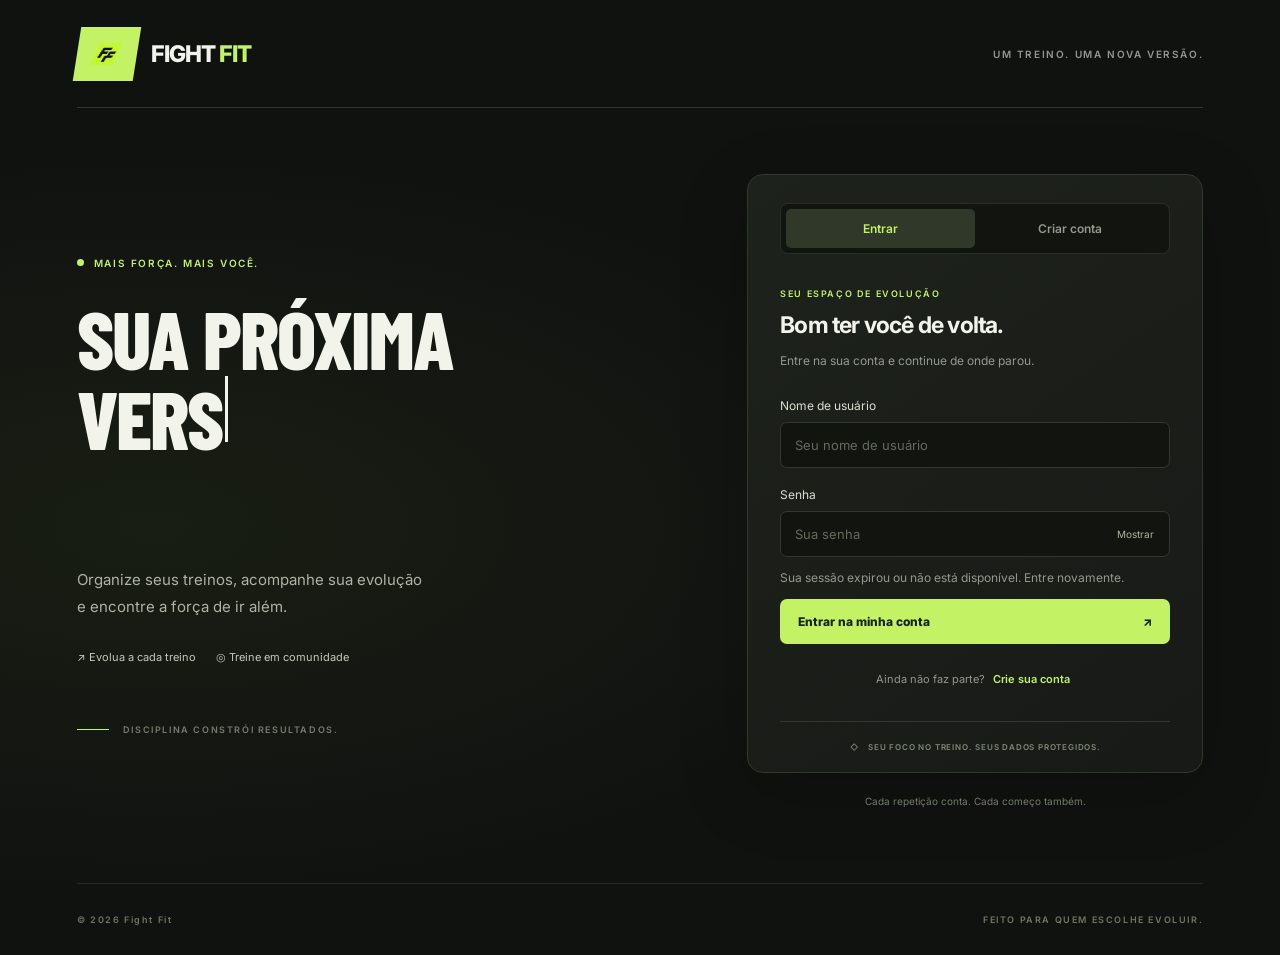
<file: Front-End/public/treino_detalhes.html>
<!doctype html>
<html lang="pt-BR">

<head>
    <meta charset="UTF-8">
    <meta name="viewport" content="width=device-width, initial-scale=1">
    <meta name="theme-color" content="#101210">
    <title>Treino — Fight Fit</title>
    <link rel="icon" href="assets/images/logo.png" type="image/png">
    <link rel="stylesheet" href="assets/css/principal.css">
    <link rel="stylesheet" href="assets/css/componentes.css">
    <link rel="stylesheet" href="assets/css/treinos.css">
    <script type="module" src="assets/js/treino_detalhes.js"></script>
</head>

<body>
    <a class="pular-conteudo" href="#conteudo">Pular para o conteúdo</a>
    <aside class="sidebar" id="menu-principal" aria-label="Menu principal">
        <a class="marca" href="pagina_principal.html" aria-label="Fight Fit — início">
            <img src="assets/images/logo.png" alt=""><span>FIGHT<span>FIT</span></span>
        </a>
        <p class="menu-legenda">SEU ESPAÇO</p>
        <nav aria-label="Navegação principal">
            <a class="menu-link" href="pagina_principal.html"><svg class="icone-navegacao" viewBox="0 0 24 24"
                    fill="none" stroke="currentColor" stroke-width="1.7" stroke-linecap="round"
                    stroke-linejoin="round" aria-hidden="true">
                    <path d="M3 11 12 4l9 7M5 10v10h14V10" />
                </svg> Visão geral</a>
            <a class="menu-link" href="grupos.html"><img class="icone-navegacao"
                    src="assets/images/icons/grupo.svg" alt=""> Meus grupos</a>
            <a class="menu-link ativo" href="treinos.html"><img class="icone-navegacao"
                    src="assets/images/icons/forca.svg" alt=""> Meus treinos</a>
        </nav>
        <div class="sidebar-convite">
            <h2>Procurando<br>um grupo?</h2>
            <p>Busque pelo nome e entre com a senha que o dono do grupo te passar.</p>
            <a class="link-botao" href="pagina_principal.html?explorar">Explorar grupos <span
                    aria-hidden="true">→</span></a>
        </div>
    </aside>

    <div class="pagina">
        <header class="barra-superior">
            <button class="botao-menu" aria-expanded="false" aria-controls="menu-principal"
                aria-label="Abrir menu"><span aria-hidden="true">☰</span></button>
            <nav class="caminho" aria-label="Seções">
                <a class="caminho-raiz" href="usuario.html">Seu espaço</a>
                <span class="separador" aria-hidden="true">/</span>
                <a href="pagina_principal.html">Visão geral</a>
                <span class="separador" aria-hidden="true">/</span>
                <a href="treinos.html" aria-current="true">Treinos</a>
                <span class="separador" aria-hidden="true">/</span>
                <a href="grupos.html">Grupos</a>
            </nav>
            <div class="barra-acoes">
                <button class="link-botao" id="sair" type="button">Sair</button><a class="link-perfil" href="usuario.html" aria-label="Minha conta"><span
                        class="avatar perfil" data-avatar-nome="Atleta" aria-hidden="true">AT</span></a>
            </div>
        </header>

        <main id="conteudo">
            <noscript>
                <p class="aviso-pagina">Ative o JavaScript para acessar seu treino.</p>
            </noscript>
            <a class="voltar" href="treinos.html"><span aria-hidden="true">←</span> Todos os treinos</a>

            <div class="aviso-pagina" id="estado-carregamento" role="status" data-estado="carregando">
                <p id="mensagem-carregamento">Carregando o treino…</p>
                <button class="botao secundario" id="tentar-novamente" type="button" hidden>Tentar novamente</button>
            </div>

            <div id="conteudo-treino" hidden>
                <div class="cabecalho-pagina">
                    <div>
                        <h1 id="nome-treino"></h1>
                        <p id="resumo-exercicios"></p>
                    </div>
                </div>

                <ul class="lista-exercicios" id="lista-exercicios" aria-labelledby="nome-treino"></ul>
                <div class="estado-sem-grupos" id="estado-sem-exercicios" hidden>
                    <span class="icone-grupo icone-comunidade" aria-hidden="true"><img
                            src="assets/images/icons/forca.svg" alt=""></span>
                    <div>
                        <h2>Nenhum exercício ainda</h2>
                        <p>Adicione os exercícios com a carga, as repetições e as séries que você faz.</p>
                    </div>
                </div>
                <div class="rodape-lista">
                    <button class="botao principal" id="adicionar-exercicio" type="button">Adicionar <span
                            aria-hidden="true">+</span></button>
                </div>
            </div>
            <p class="sr-only" id="anuncio" role="status"></p>
        </main>
    </div>

    <template id="modelo-exercicio">
        <li class="cartao-exercicio">
            <div class="exercicio-info">
                <h2></h2>
                <dl class="exercicio-medidas">
                    <div><dt>Carga</dt><dd data-campo="carga"></dd></div>
                    <div><dt>Repetições</dt><dd data-campo="repeticoes"></dd></div>
                    <div><dt>Séries</dt><dd data-campo="serie"></dd></div>
                </dl>
            </div>
            <div class="exercicio-acoes">
                <button class="botao-icone" type="button" data-acao="editar"></button>
                <button class="botao-icone perigo" type="button" data-acao="excluir"></button>
            </div>
            <div class="confirmacao-exercicio" hidden>
                <p>Excluir este exercício?</p>
                <div class="acoes-formulario">
                    <button class="botao pequeno perigo" type="button" data-acao="confirmar-exclusao">Excluir</button>
                    <button class="botao pequeno secundario" type="button"
                        data-acao="cancelar-exclusao">Cancelar</button>
                </div>
                <p class="status-cartao" role="status"></p>
            </div>
        </li>
    </template>

    <template id="modelo-form-exercicio">
        <li class="cartao-exercicio editando">
            <form class="form-exercicio" novalidate>
                <h2></h2>
                <div class="campos-exercicio">
                    <label class="campo campo-nome"><span>Nome do exercício</span>
                        <input name="nome" required maxlength="255" autocomplete="off" placeholder="Ex.: Supino reto"></label>
                    <label class="campo"><span>Carga (kg)</span>
                        <input name="carga" type="number" inputmode="decimal" min="0" max="9999" step="any" required></label>
                    <label class="campo"><span>Repetições</span>
                        <input name="repeticoes" type="number" inputmode="numeric" min="1" max="9999" step="1" required></label>
                    <label class="campo"><span>Séries</span>
                        <input name="serie" type="number" inputmode="numeric" min="1" max="999" step="1" required></label>
                </div>
                <div class="acoes-formulario">
                    <button class="botao principal pequeno" type="submit"></button>
                    <button class="botao secundario pequeno" type="button" data-acao="cancelar">Cancelar</button>
                </div>
                <p class="status-cartao" role="status"></p>
            </form>
        </li>
    </template>
</body>

</html>
</file>
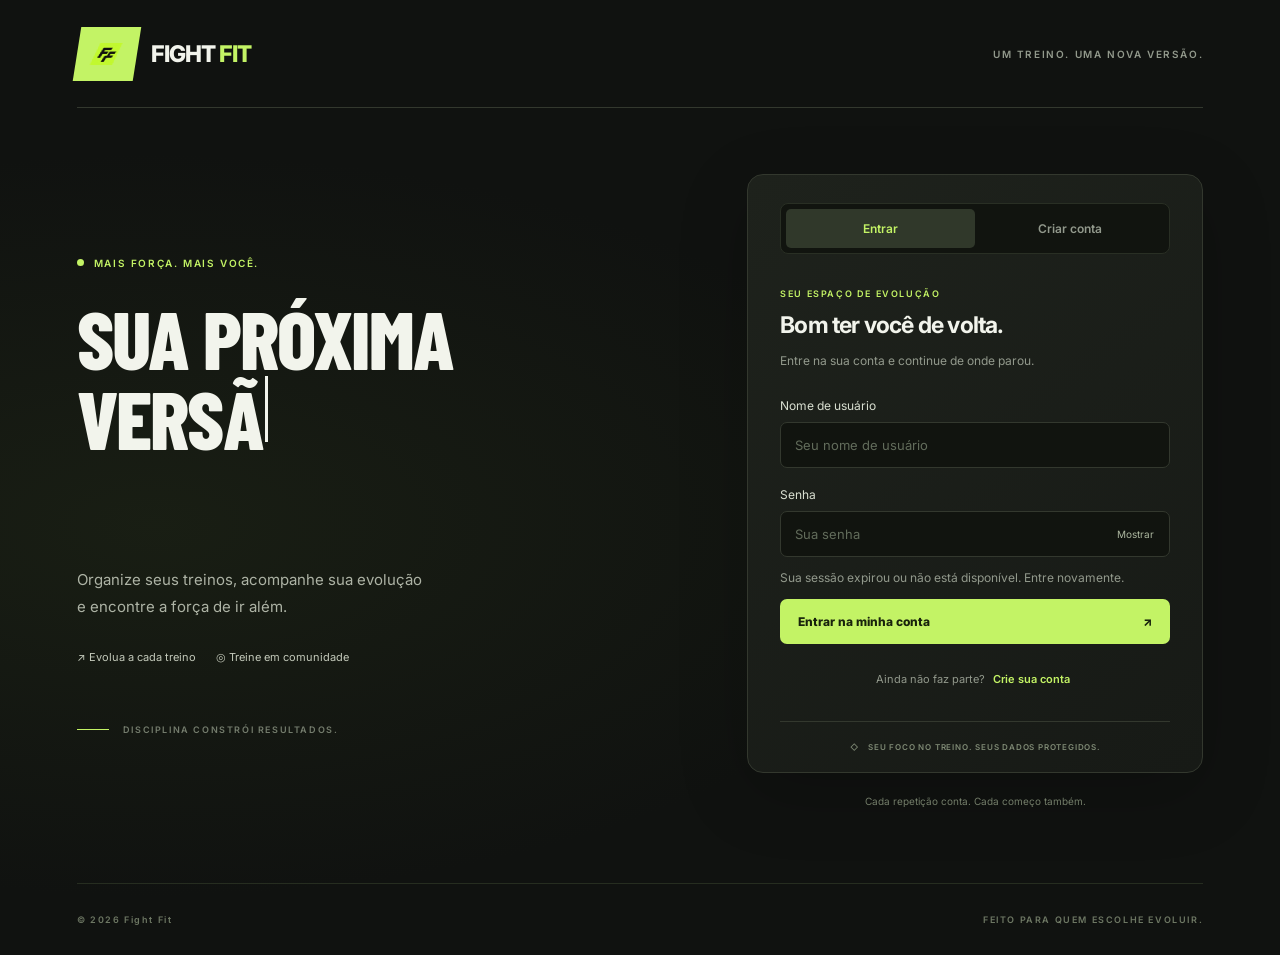
<file: Front-End/public/treinos.html>
<!doctype html>
<html lang="pt-BR">

<head>
    <meta charset="UTF-8">
    <meta name="viewport" content="width=device-width, initial-scale=1">
    <meta name="theme-color" content="#101210">
    <title>Treinos — Fight Fit</title>
    <link rel="icon" href="assets/images/logo.png" type="image/png">
    <link rel="stylesheet" href="assets/css/principal.css">
    <link rel="stylesheet" href="assets/css/componentes.css">
    <link rel="stylesheet" href="assets/css/treinos.css">
    <script type="module" src="assets/js/treinos.js"></script>
</head>

<body>
    <a class="pular-conteudo" href="#conteudo">Pular para o conteúdo</a>
    <aside class="sidebar" id="menu-principal" aria-label="Menu principal">
        <a class="marca" href="pagina_principal.html" aria-label="Fight Fit — início">
            <img src="assets/images/logo.png" alt=""><span>FIGHT<span>FIT</span></span>
        </a>
        <p class="menu-legenda">SEU ESPAÇO</p>
        <nav aria-label="Navegação principal">
            <a class="menu-link" href="pagina_principal.html"><svg class="icone-navegacao" viewBox="0 0 24 24"
                    fill="none" stroke="currentColor" stroke-width="1.7" stroke-linecap="round"
                    stroke-linejoin="round" aria-hidden="true">
                    <path d="M3 11 12 4l9 7M5 10v10h14V10" />
                </svg> Visão geral</a>
            <a class="menu-link" href="grupos.html"><img class="icone-navegacao"
                    src="assets/images/icons/grupo.svg" alt=""> Meus grupos</a>
            <a class="menu-link ativo" href="treinos.html" aria-current="page"><img class="icone-navegacao"
                    src="assets/images/icons/forca.svg" alt=""> Meus treinos <span class="contador"
                    id="total-treinos">—</span></a>
        </nav>
        <div class="sidebar-convite">
            <h2>Procurando<br>um grupo?</h2>
            <p>Busque pelo nome e entre com a senha que o dono do grupo te passar.</p>
            <a class="link-botao" href="pagina_principal.html?explorar">Explorar grupos <span
                    aria-hidden="true">→</span></a>
        </div>
    </aside>

    <div class="pagina">
        <header class="barra-superior">
            <button class="botao-menu" aria-expanded="false" aria-controls="menu-principal"
                aria-label="Abrir menu"><span aria-hidden="true">☰</span></button>
            <nav class="caminho" aria-label="Seções">
                <a class="caminho-raiz" href="usuario.html">Seu espaço</a>
                <span class="separador" aria-hidden="true">/</span>
                <a href="pagina_principal.html">Visão geral</a>
                <span class="separador" aria-hidden="true">/</span>
                <a href="treinos.html" aria-current="page">Treinos</a>
                <span class="separador" aria-hidden="true">/</span>
                <a href="grupos.html">Grupos</a>
            </nav>
            <div class="barra-acoes">
                <button class="link-botao" id="sair" type="button">Sair</button><a class="link-perfil" href="usuario.html" aria-label="Minha conta"><span
                        class="avatar perfil" data-avatar-nome="Atleta" aria-hidden="true">AT</span></a>
            </div>
        </header>

        <main id="conteudo">
            <noscript>
                <p class="aviso-pagina">Ative o JavaScript para acessar seus treinos.</p>
            </noscript>
            <div class="cabecalho-pagina">
                <div>
                    <h1>Treinos</h1>
                    <p id="resumo-treinos"></p>
                </div>
                <button class="botao principal" id="adicionar-treino" type="button" aria-haspopup="dialog">Adicionar <span aria-hidden="true">+</span></button>
            </div>


            <div class="filtro-cartoes" id="filtro-treinos" hidden>
                <label for="buscar-treino">Pesquisar</label>
                <input id="buscar-treino" type="search" placeholder="Nome do treino"
                    autocomplete="off">
                <span id="resultado-busca" role="status"></span>
            </div>
            <p class="busca-vazia" id="busca-vazia" hidden>Nenhum treino com esse nome.</p>

            <div class="aviso-pagina" id="estado-carregamento" role="status" data-estado="carregando">
                <p id="mensagem-carregamento">Carregando seus treinos…</p>
                <button class="botao secundario" id="tentar-novamente" type="button" hidden>Tentar novamente</button>
            </div>

            <div class="grade-treinos-pagina" id="lista-treinos" hidden></div>

            <div class="estado-sem-grupos" id="estado-sem-treinos" hidden>
                <span class="icone-grupo icone-comunidade" aria-hidden="true"><img
                        src="assets/images/icons/forca.svg" alt=""></span>
                <div>
                    <h2>Nenhum treino ainda</h2>
                    <p>Crie um treino e adicione os exercícios que você faz.</p>
                </div>
            </div>
            <p class="sr-only" id="anuncio" role="status"></p>
        </main>
    </div>

    <dialog id="dialogo-novo-treino" aria-labelledby="titulo-novo-treino">
        <div class="dialogo-topo">
            <h2 id="titulo-novo-treino">Novo treino</h2><button class="fechar-dialogo" type="button"
                aria-label="Fechar">×</button>
        </div>
        <form class="formulario-dialogo" id="form-novo-treino" novalidate>
            <label for="nome-novo-treino">Nome do treino</label>
            <input id="nome-novo-treino" name="nome" required maxlength="60" autocomplete="off"
                placeholder="Ex.: Treino A — peito e tríceps">
            <div class="acoes-formulario">
                <button class="botao principal" type="submit">Criar treino</button>
                <button class="botao secundario" id="cancelar-novo-treino" type="button">Cancelar</button>
            </div>
            <p class="status-cartao" id="status-novo-treino" role="status"></p>
        </form>
    </dialog>

    <template id="modelo-cartao-treino">
        <article class="cartao-treino-pagina">
            <div class="cartao-topo">
                <h2></h2>
                <div class="cartao-acoes">
                    <button class="botao-icone" type="button" data-acao="editar"></button>
                    <button class="botao-icone perigo" type="button" data-acao="excluir"></button>
                </div>
            </div>
            <form class="form-renomear" novalidate hidden>
                <label><span>Nome do treino</span>
                    <input name="nome" required maxlength="60" autocomplete="off"></label>
                <div class="acoes-formulario">
                    <button class="botao principal pequeno" type="submit">Salvar</button>
                    <button class="botao secundario pequeno" type="button" data-acao="cancelar-edicao">Cancelar</button>
                </div>
                <p class="status-cartao" role="status"></p>
            </form>
            <ul class="lista-exercicios-resumo"></ul>
            <p class="sem-exercicios">Nenhum exercício ainda.</p>
            <div class="cartao-base">
                <a class="botao pequeno" data-acao="ver">Ver mais <span aria-hidden="true"><svg class="icone-seta"
                            viewBox="0 0 24 24" fill="none" stroke="currentColor" stroke-width="1.5"
                            stroke-linecap="round" stroke-linejoin="round" aria-hidden="true">
                            <path d="M5 19 19 5M5 5h14v14" />
                        </svg></span></a>
            </div>
            <div class="confirmacao" hidden>
                <p>Excluir este treino?</p>
                <div class="acoes-formulario">
                    <button class="botao pequeno perigo" type="button" data-acao="confirmar-exclusao">Excluir</button>
                    <button class="botao pequeno secundario" type="button"
                        data-acao="cancelar-exclusao">Cancelar</button>
                </div>
                <p class="status-cartao" role="status"></p>
            </div>
        </article>
    </template>
</body>

</html>
</file>
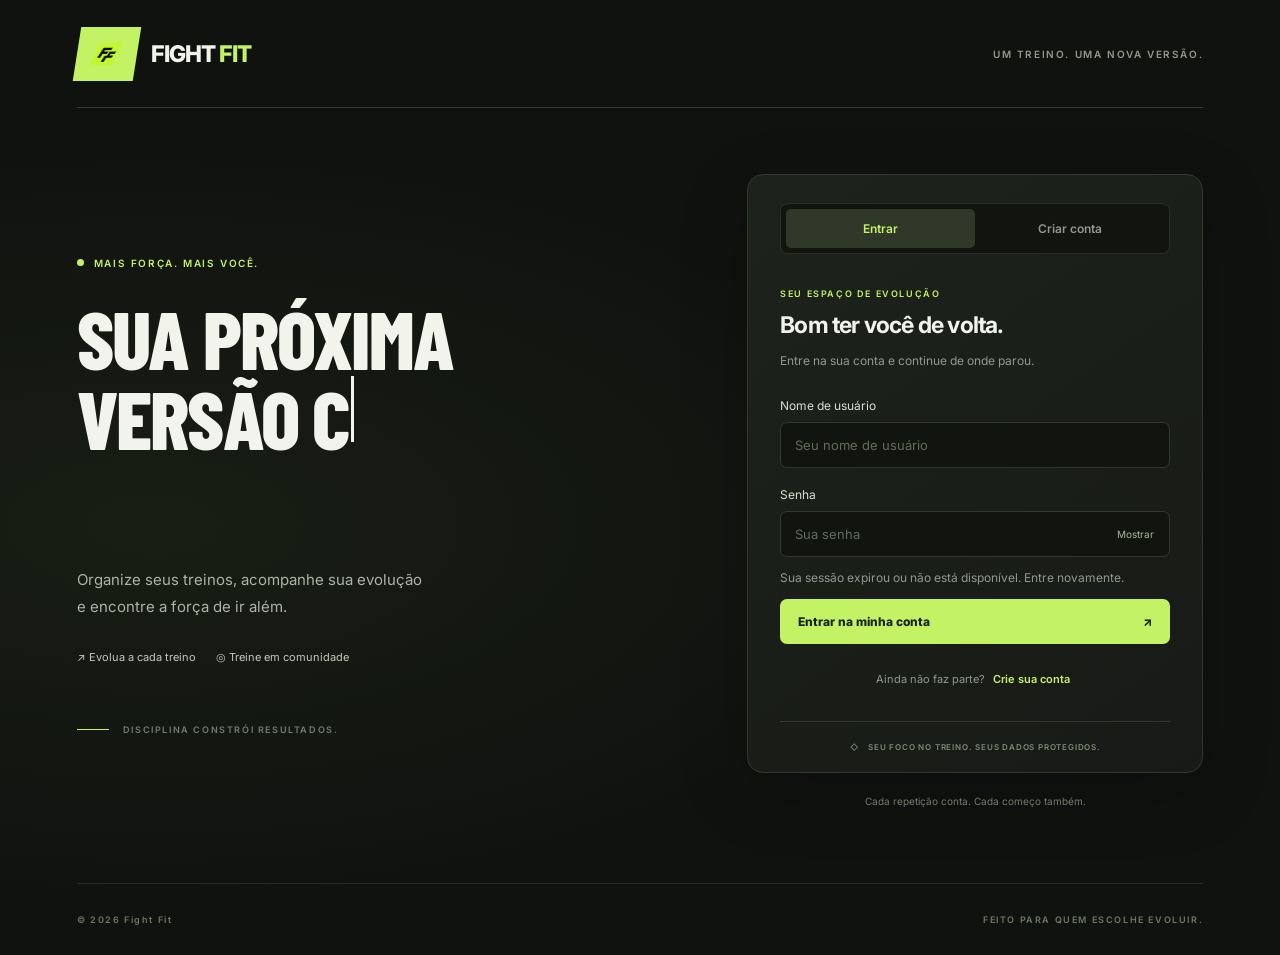
<file: Front-End/public/usuario.html>
<!doctype html>
<html lang="pt-BR">

<head>
    <meta charset="UTF-8">
    <meta name="viewport" content="width=device-width, initial-scale=1">
    <meta name="theme-color" content="#101210">
    <title>Minha conta — Fight Fit</title>
    <link rel="icon" href="assets/images/logo.png" type="image/png">
    <link rel="stylesheet" href="assets/css/principal.css">
    <link rel="stylesheet" href="assets/css/componentes.css">
    <link rel="stylesheet" href="assets/css/usuario.css">
    <script type="module" src="assets/js/usuario.js"></script>
</head>

<body>
    <a class="pular-conteudo" href="#conteudo">Pular para o conteúdo</a>
    <aside class="sidebar" id="menu-principal" aria-label="Menu principal">
        <a class="marca" href="pagina_principal.html" aria-label="Fight Fit — início">
            <img src="assets/images/logo.png" alt=""><span>FIGHT<span>FIT</span></span>
        </a>
        <p class="menu-legenda">SEU ESPAÇO</p>
        <nav aria-label="Navegação principal">
            <a class="menu-link" href="pagina_principal.html"><svg class="icone-navegacao" viewBox="0 0 24 24"
                    fill="none" stroke="currentColor" stroke-width="1.7" stroke-linecap="round"
                    stroke-linejoin="round" aria-hidden="true">
                    <path d="M3 11 12 4l9 7M5 10v10h14V10" />
                </svg> Visão geral</a>
            <a class="menu-link" href="grupos.html"><img class="icone-navegacao"
                    src="assets/images/icons/grupo.svg" alt=""> Meus grupos</a>
            <a class="menu-link" href="treinos.html"><img class="icone-navegacao"
                    src="assets/images/icons/forca.svg" alt=""> Meus treinos</a>
        </nav>
        <div class="sidebar-convite">
            <h2>Procurando<br>um grupo?</h2>
            <p>Busque pelo nome e entre com a senha que o dono do grupo te passar.</p>
            <a class="link-botao" href="pagina_principal.html?explorar">Explorar grupos <span
                    aria-hidden="true">→</span></a>
        </div>
    </aside>

    <div class="pagina">
        <header class="barra-superior">
            <button class="botao-menu" aria-expanded="false" aria-controls="menu-principal"
                aria-label="Abrir menu"><span aria-hidden="true">☰</span></button>
            <nav class="caminho" aria-label="Seções">
                <a class="caminho-raiz" href="usuario.html" aria-current="page">Seu espaço</a>
                <span class="separador" aria-hidden="true">/</span>
                <a href="pagina_principal.html">Visão geral</a>
                <span class="separador" aria-hidden="true">/</span>
                <a href="treinos.html">Treinos</a>
                <span class="separador" aria-hidden="true">/</span>
                <a href="grupos.html">Grupos</a>
            </nav>
            <div class="barra-acoes">
                <button class="link-botao" id="sair" type="button">Sair</button><a class="link-perfil" href="usuario.html" aria-label="Minha conta"><span
                        class="avatar perfil" data-avatar-nome="Atleta" aria-hidden="true">AT</span></a>
            </div>
        </header>

        <main id="conteudo">
            <noscript>
                <p class="aviso-pagina">Ative o JavaScript para acessar sua conta.</p>
            </noscript>
            <div class="cartao-conta">
                <div class="perfil-topo">
                    <span class="avatar avatar-grande" id="avatar-conta" data-avatar-nome="" aria-hidden="true"></span>
                    <h1 id="nome-usuario"></h1>
                </div>

                <section aria-labelledby="titulo-resumo">
                    <h2 class="sr-only" id="titulo-resumo">Resumo da sua atividade</h2>
                    <dl class="resumo-conta">
                        <div><dt>Treinos</dt><dd id="resumo-treinos">—</dd></div>
                        <div><dt>Exercícios</dt><dd id="resumo-exercicios">—</dd></div>
                        <div><dt>Grupos</dt><dd id="resumo-grupos">—</dd></div>
                    </dl>
                    <p class="status-cartao" id="status-resumo" role="status"></p>
                </section>

                <section class="bloco-conta" aria-labelledby="titulo-informacoes">
                    <h2 id="titulo-informacoes">Informações</h2>
                    <div id="visualizar-conta">
                        <dl class="dados-conta">
                            <div><dt>Nome de usuário</dt><dd id="dado-username"></dd></div>
                            <div><dt>Senha</dt><dd><span aria-hidden="true">••••••••</span><span class="sr-only">oculta</span></dd></div>
                        </dl>
                        <p class="status-cartao" id="status-visualizar" role="status"></p>
                        <div class="acoes-conta">
                            <button class="botao secundario" id="editar-conta" type="button">Editar</button>
                            <button class="botao perigo" id="excluir-conta" type="button">Excluir conta</button>
                        </div>
                    </div>

                    <form class="form-conta" id="form-conta" novalidate hidden>
                        <label class="campo"><span>Username</span>
                            <input name="username" required maxlength="255" autocomplete="username"></label>
                        <label class="campo"><span>Senha</span>
                            <input name="senhaAtual" type="password" required autocomplete="current-password"
                                aria-describedby="dica-senha-atual">
                            <small class="dica-campo" id="dica-senha-atual">Digite sua senha atual para salvar as alterações.</small></label>
                        <label class="campo"><span>Senha nova</span>
                            <input name="senhaNova" type="password" autocomplete="new-password"
                                aria-describedby="dica-senha-nova">
                            <small class="dica-campo" id="dica-senha-nova">* Se não quiser mudar a senha, deixe o campo em branco.</small></label>
                        <div class="acoes-formulario">
                            <button class="botao principal" type="submit">Salvar alterações</button>
                            <button class="botao secundario" id="cancelar-edicao" type="button">Cancelar</button>
                        </div>
                        <p class="status-cartao" id="status-conta" role="status"></p>
                    </form>

                    <form class="zona-perigo" id="form-excluir" novalidate hidden>
                        <h3>Excluir sua conta?</h3>
                        <p>Sua conta é apagada de vez e isso não pode ser desfeito. Digite sua senha para confirmar.</p>
                        <label class="campo"><span>Senha</span>
                            <input name="senha" type="password" required autocomplete="current-password"></label>
                        <div class="acoes-formulario">
                            <button class="botao perigo" type="submit">Excluir minha conta</button>
                            <button class="botao secundario" id="cancelar-exclusao" type="button">Cancelar</button>
                        </div>
                        <p class="status-cartao" id="status-excluir" role="status"></p>
                    </form>
                </section>
            </div>
            <p class="sr-only" id="anuncio" role="status"></p>
        </main>
    </div>
</body>

</html>
</file>
<file: Front-End/public/assets/css/styles.css>
@import url('https://fonts.googleapis.com/css2?family=Barlow+Condensed:wght@600;700;800&family=Inter:wght@400;500;600;700;800&display=swap');

:root {
    color-scheme: dark;
    --bg: #101210;
    --panel: #191c18;
    --text: #f2f4ec;
    --muted: #92998c;
    --lime: #c3f365;
    --border: #33382e;
    font-family: Inter, Arial, sans-serif;
    color: var(--text);
    background: var(--bg)
}

* {
    box-sizing: border-box
}

body {
    margin: 0;
    background: radial-gradient(ellipse at 12% 55%, #26301966, transparent 50%)
}

button,
input,
a {
    -webkit-tap-highlight-color: transparent
}

button,
input {
    font: inherit
}

button,
a {
    touch-action: manipulation
}

button {
    cursor: pointer
}

header,
footer {
    display: flex;
    align-items: center;
    justify-content: space-between;
    margin: 0 6vw
}

header {
    height: 108px;
    border-bottom: 1px solid var(--border)
}

.brand {
    display: flex;
    align-items: center;
    text-decoration: none;
    color: var(--text);
    font-size: 23px;
    font-weight: 800;
    letter-spacing: -1px;
    gap: 4px
}
.brand img{
    width: 40px;
}
.accent {
    color: var(--lime)
}

.symbol {
    display: inline-flex;
    background: var(--lime);
    color: #12170c;
    transform: skew(-9deg);
    font-style: italic;
    font-size: 24px;
    padding: 7px 10px;
    margin-right: 10px;
    letter-spacing: -5px;
    gap: 3px
}

.symbol span {
    transform: rotate(180deg)
}

.header-note,
footer,
.intro-footer,
.eyebrow,
.card-footer {
    font-size: 10px;
    letter-spacing: 1.6px;
    font-weight: 600
}

.header-note {
    color: var(--muted)
}

main {
    max-width: 1350px;
    margin: auto;
    min-height: calc(100svh - 180px);
    display: grid;
    grid-template-columns: 1.1fr 1fr;
    align-items: center;
    gap: 60px;
    padding: 66px 6vw
}

.eyebrow {
    color: var(--lime);
    display: flex;
    align-items: center;
    gap: 10px
}

.eyebrow>span {
    height: 7px;
    width: 7px;
    background: var(--lime);
    border-radius: 50%
}

h1 {
    font-family: 'Barlow Condensed', 'Arial Narrow', Impact, sans-serif;
    font-size: clamp(60px, 6.4vw, 96px);
    font-weight: 800;
    line-height: .98;
    letter-spacing: -1.8px;
    margin: 28px 0;
    text-transform: uppercase
}

h1 em {
    font-style: normal;
    color: var(--lime)
}

.digitacao-ativa .digitacao-letra:not(.digitacao-visivel) {
    visibility: hidden
}

.digitacao-cursor {
    position: relative
}

.digitacao-ativa .digitacao-cursor::after {
    content: '';
    position: absolute;
    right: -.06em;
    top: .1em;
    width: .035em;
    height: .8em;
    background: currentColor;
    animation: piscar-cursor .7s step-end infinite
}

@keyframes piscar-cursor {
    50% { opacity: 0 }
}

@media(prefers-reduced-motion:reduce) {
    .digitacao-ativa .digitacao-letra:not(.digitacao-visivel) {
        visibility: visible
    }

    .digitacao-ativa .digitacao-cursor::after {
        display: none
    }
}

.intro>p {
    color: #adb3a5;
    font-size: 15px;
    line-height: 1.8;
    max-width: 355px
}

.features {
    display: flex;
    flex-wrap: wrap;
    gap: 20px;
    font-size: 11px;
    color: #c3c9ba;
    margin: 30px 0 60px
}

.intro-footer {
    display: flex;
    align-items: center;
    gap: 14px;
    color: #747c6d;
    font-size: 9px
}

.line {
    width: 32px;
    height: 1px;
    background: var(--lime)
}

.auth {
    width: 100%;
    min-width: 0;
    max-width: 456px;
    justify-self: end
}

.card {
    background: linear-gradient(145deg, #1e221c, #171a16);
    border: 1px solid var(--border);
    border-radius: 16px;
    padding: 28px 32px 0;
    box-shadow: 0 20px 70px #0003
}

.tabs {
    display: flex;
    background: #11140f;
    padding: 5px;
    border: 1px solid #292f24;
    border-radius: 8px
}

.tabs button {
    flex: 1;
    background: transparent;
    border: 0;
    color: var(--muted);
    padding: 12px;
    border-radius: 5px;
    font-size: 12px;
    font-weight: 600
}

.tabs button[aria-selected=true] {
    background: #30382a;
    color: var(--lime)
}

.card-heading {
    margin: 34px 0 28px
}

.card-heading .eyebrow {
    font-size: 9px
}

h2 {
    font-size: 23px;
    letter-spacing: -.8px;
    margin: 12px 0
}

.card-heading p {
    font-size: 12px;
    line-height: 1.6;
    color: var(--muted);
    margin: 0
}

label {
    display: block;
    margin: 19px 0 9px;
    font-size: 12px;
    color: #d9dfd1
}

input {
    width: 100%;
    border: 1px solid var(--border);
    border-radius: 7px;
    background: #11140f;
    padding: 14px;
    color: var(--text);
    font-size: 13px;
    min-height: 46px
}

input::placeholder {
    color: #626c5b
}

input:focus {
    outline: 2px solid var(--lime);
    outline-offset: 2px
}

.password-field {
    position: relative
}

.password-field input {
    padding-right: 77px
}

.reveal {
    position: absolute;
    right: 10px;
    top: 0;
    height: 100%;
    background: none;
    border: 0;
    color: #acb79f;
    font-size: 10px
}

.submit {
    width: 100%;
    background: var(--lime);
    border: 0;
    border-radius: 7px;
    padding: 15px 18px;
    color: #18230c;
    font-size: 12px;
    font-weight: 800;
    display: flex;
    justify-content: space-between;
    align-items: center
}

.submit:disabled {
    opacity: .6;
    cursor: wait
}

.submit:hover {
    background: #d0ff7c
}

.switch-text {
    font-size: 11px;
    text-align: center;
    color: var(--muted);
    margin: 23px 0 30px
}

.switch-text button {
    background: none;
    border: 0;
    color: var(--lime);
    font-size: 11px;
    font-weight: 600;
    padding: 5px
}

.card-footer {
    border-top: 1px solid var(--border);
    padding: 20px 0;
    color: #7e8974;
    font-size: 8px;
    letter-spacing: .8px;
    text-align: center
}

.card-footer span {
    margin-right: 7px
}

.auth-note {
    color: #737d69;
    font-size: 10px;
    text-align: center;
    margin-top: 22px
}

#status {
    font-size: 12px;
    line-height: 1.5;
    color: #ffc0aa;
    min-height: 18px;
    margin: 12px 0
}

#status[data-kind=success] {
    color: var(--lime)
}

#status[data-kind=info] {
    color: var(--muted)
}

input[aria-invalid=true] {
    border-color: #ffc0aa
}

footer {
    height: 72px;
    color: #6e7864;
    font-size: 9px;
    border-top: 1px solid #262d20
}

button:focus-visible,
a:focus-visible {
    outline: 2px solid var(--lime);
    outline-offset: 4px
}

[hidden] {
    display: none !important
}

@media(max-width:800px) {
    header {
        height: 80px
    }

    .header-note {
        display: none
    }

    main {
        grid-template-columns: 1fr;
        gap: 36px;
        padding: 40px 6vw
    }

    .intro h1 {
        font-size: clamp(44px, 12vw, 64px)
    }

    .intro>p {
        max-width: 450px
    }

    .features {
        margin-bottom: 0
    }

    .intro-footer {
        display: none
    }

    .auth {
        justify-self: center;
        max-width: 500px
    }

    .card {
        padding: 24px 24px 0
    }

    footer>span:last-child {
        display: none
    }
}

@media(prefers-reduced-motion:no-preference) {
    button {
        transition: background .15s ease
    }
}
</file>
<file: Front-End/public/assets/css/principal.css>
@import url('https://fonts.googleapis.com/css2?family=Barlow+Condensed:wght@600;700;800&family=Inter:wght@400;500;600;700;800&display=swap');

:root { color-scheme: dark; --fundo: #101210; --painel: #191c18; --texto: #f2f4ec; --muted: #9ba493; --verde: #c3f365; --borda: #30372b; font-family: Inter, Arial, sans-serif; color: var(--texto); background: var(--fundo); }
* { box-sizing: border-box; }
[hidden] { display: none !important; }
html { scroll-padding-top: 100px; }
body { margin: 0; }
button, a { -webkit-tap-highlight-color: transparent; touch-action: manipulation; }
button { font: inherit; cursor: pointer; }
a { color: inherit; text-decoration: none; }
button:focus-visible, a:focus-visible, input:focus-visible { outline: 2px solid var(--verde); outline-offset: 5px; }
button:disabled { cursor: default; opacity: .65; }
button { border: 0; }
img { max-width: 100%; }
.icone-seta { width: 17px; height: 17px; vertical-align: middle; flex-shrink: 0; }
.icone-grupo .icone-seta { width: 25px; height: 25px; }
.seta-botao { display: inline-flex; align-items: center; justify-content: center; }
.pular-conteudo { position: fixed; left: 16px; top: -100px; z-index: 20; padding: 14px; background: var(--verde); color: #17200e; }
.pular-conteudo:focus { top: 12px; }
.sidebar { width: 232px; position: fixed; inset: 0 auto 0 0; z-index: 5; display: flex; flex-direction: column; padding: 32px 22px 24px; border-right: 1px solid var(--borda); background: #131610; }
.marca { display: flex; align-items: center; gap: 10px; font-weight: 800; font-size: 23px; letter-spacing: -1px; }
.marca img { width: 43px; height: 43px; object-fit: contain; }
.marca>span>span { color: var(--verde); }
.menu-legenda { color: #848f78; font-size: 11px; letter-spacing: 1.8px; margin: 55px 12px 16px; }
nav { display: grid; gap: 8px; }
.menu-link { display: flex; align-items: center; gap: 12px; padding: 14px 12px; border-radius: 6px; font-size: 14px; color: var(--muted); }
.menu-link>span:first-child { font-size: 20px; width: 20px; text-align: center; }
.menu-link.ativo { color: var(--verde); background: #28321c; }
.menu-link:hover { color: var(--texto); background: #20261b; }
.contador { margin-left: auto; font-size: 11px; padding: 4px 6px; background: #272e22; border-radius: 4px; }
.sidebar-convite { margin-top: auto; padding: 24px 12px 32px; }
.sidebar-convite h2 { font-size: 25px; letter-spacing: -.7px; margin: 15px 0 12px; }
.sidebar-convite p { font-size: 13px; color: var(--muted); line-height: 1.8; }
.sidebar-rodape { border-top: 1px solid var(--borda); padding-top: 22px; display: flex; align-items: center; gap: 8px; color: #78846a; font-size: 7px; letter-spacing: .8px; }
.pagina { margin-left: 232px; }
.barra-superior { height: 86px; border-bottom: 1px solid var(--borda); display: flex; align-items: center; justify-content: space-between; gap: 16px; padding: 0 42px; }
.caminho { display: flex; align-items: center; flex-wrap: wrap; gap: 4px 14px; color: #848f78; font-size: 14px; }
.caminho a { padding: 6px 0; color: #a8b29c; border-bottom: 2px solid transparent; }
.caminho a:hover { color: var(--texto); }
.caminho a[aria-current] { color: var(--texto); font-weight: 600; border-bottom-color: var(--verde); }
.barra-acoes { display: flex; align-items: center; gap: 22px; }

.avatar { display: inline-flex; align-items: center; justify-content: center; width: 32px; height: 32px; border-radius: 50%; font-size: 9px; font-weight: 700; color: #20271c; flex-shrink: 0; }
.perfil { background: #272e22; border: 1px solid #465239; color: var(--verde); width: 35px; height: 35px; }
.botao-menu { display: none; }
main { max-width: 1440px; margin: auto; padding: 36px 42px 42px; }
section { scroll-margin-top: 24px; }
.boas-vindas { display: flex; align-items: center; justify-content: space-between; gap: 20px; margin-bottom: 30px; }
.sobretitulo { font-size: 9px; font-weight: 600; letter-spacing: 1.6px; color: var(--muted); }
.boas-vindas .sobretitulo { color: var(--verde); margin: 0 0 10px; }
h1 { font-size: clamp(23px, 2.2vw, 33px); letter-spacing: -1.1px; margin: 0; }
.boas-vindas p:last-child { color: var(--muted); font-size: 14px; line-height: 1.7; margin: 10px 0 0; }
.botao { display: inline-flex; align-items: center; justify-content: space-between; gap: 24px; min-height: 44px; padding: 14px 18px; font-size: 13px; font-weight: 700; border-radius: 5px; background: #252e1e; color: var(--verde); }
.botao>span { font-size: 17px; font-weight: 400; }
.botao.principal { background: var(--verde); color: #19230d; }
.botao.principal:hover { background: #d2ff81; }
.botao.secundario { border: 1px solid #465337; background: transparent; color: #d6ddcd; white-space: nowrap; }
.botao.secundario:hover, .botao.pequeno:hover { background: #303c25; }
.destaque { display: grid; grid-template-columns: 1.15fr 1fr; border: 1px solid #3c482e; border-radius: 12px; background: radial-gradient(ellipse at 5% 90%, #344b2066, transparent 65%), #181e14; overflow: hidden; }
.destaque-texto { padding: 32px 34px; position: relative; }
.destaque-texto>.sobretitulo { display: flex; align-items: center; gap: 8px; color: #bdcdab; font-size: 8px; }
.ponto { display: inline-block; background: var(--verde); width: 5px; height: 5px; border-radius: 50%; flex-shrink: 0; }
.destaque h2 { font-family: 'Barlow Condensed', Impact, 'Arial Narrow', sans-serif; font-size: clamp(46px, 4.2vw, 72px); line-height: .98; font-weight: 800; letter-spacing: -.8px; margin: 27px 0 20px; }
.destaque h2 em { display: block; color: var(--verde); font-style: normal; }
.destaque-texto>p:not(.sobretitulo) { color: #acb69f; font-size: 15px; line-height: 1.8; margin-bottom: 23px; }
.destaque-rodape { font-size: 7px; letter-spacing: 1.2px; color: #99a98a; display: flex; align-items: center; gap: 10px; margin-top: 32px; }
.linha { width: 26px; height: 1px; background: var(--verde); flex-shrink: 0; }
.proximo-treino { margin: 16px 16px 16px 0; border: 1px solid #3c482e; border-radius: 8px; background: #10150fd9; position: relative; overflow: hidden; }
.proximo-topo { display: flex; align-items: center; justify-content: space-between; gap: 10px; padding: 20px 22px 0; position: relative; z-index: 1; }
.proximo-topo .sobretitulo { font-size: 7px; }
.etiqueta { font-size: 8px; font-weight: 600; white-space: nowrap; color: var(--verde); border: 1px solid #3f502d; border-radius: 4px; padding: 6px 8px; }
.proximo-conteudo { padding: 65px 24px 24px; position: relative; z-index: 1; }
.texto-verde { color: var(--verde); }
.proximo-conteudo>.texto-verde { font-size: 8px; letter-spacing: 1.5px; font-weight: 600; }
.proximo-conteudo h3 { font-size: clamp(21px, 2vw, 29px); letter-spacing: -.8px; line-height: 1.2; margin: 12px 0 14px; }
.proximo-conteudo>.detalhes { margin-bottom: 22px; }
.detalhes { color: #97a38b; font-size: 14px; display: flex; flex-wrap: wrap; gap: 12px; }
.detalhes span+span::before { content: '·'; margin-right: 12px; }
.simbolo-coletivo { position: absolute; right: -36px; top: 15px; width: 240px; height: 240px; border-radius: 50%; border: 1px solid #303e2466; display: flex; align-items: center; justify-content: center; color: #c3f3650c; font-family: Impact, sans-serif; font-size: 140px; font-style: italic; letter-spacing: -32px; transform: rotate(-15deg); }
.simbolo-coletivo::before { content: ''; position: absolute; inset: 16px; border: 1px solid #34442a44; border-radius: 50%; }
.simbolo-coletivo span+span { transform: rotate(180deg); }
.participantes { display: flex; align-items: center; gap: 14px; margin: 24px 0; }
.avatares { display: flex; padding-left: 0; }
.avatares .avatar { border: 3px solid #171e13; margin-left: -7px; }
.avatares .avatar:first-child { margin-left: 0; }
.lilas { background: #b4a0d0; }
.areia { background: #d5c6a9; }
.verde { background: var(--verde); }
.escuro { background: #303b25; color: var(--verde); }
.participantes p { font-size: 9px; line-height: 1.7; color: var(--muted); margin: 0; }
.participantes strong { font-weight: 500; color: #d5ddca; }
.proximo-conteudo>.botao { width: 100%; }
.secao { margin-top: 36px; }
.cabecalho-secao { display: flex; align-items: center; justify-content: space-between; gap: 20px; margin-bottom: 20px; }
.cabecalho-secao .sobretitulo { font-size: 8px; color: #7c896f; margin: 0 0 8px; }
.cabecalho-secao h2 { font-size: 22px; font-weight: 600; letter-spacing: -.6px; margin: 0; }
.link-botao { background: none; color: var(--verde); font-size: 13px; padding: 8px 0; display: inline-flex; align-items: center; gap: 18px; text-align: left; }
.link-botao>span { font-size: 16px; }
.grade-grupos { display: grid; grid-template-columns: 1fr 1fr; gap: 18px; }
.cartao-grupo { border: 1px solid var(--borda); border-radius: 9px; background: #181c15; padding: 24px; }
.grupo-topo { display: flex; align-items: center; justify-content: space-between; }
.icone-grupo { display: inline-flex; align-items: center; justify-content: center; width: 43px; height: 43px; border-radius: 10px; color: #1d2912; font-size: 26px; }
.neutra { color: #aab59d; border-color: #35402d; font-size: 7px; }
.cartao-grupo h3 { margin: 20px 0 9px; font-size: 19px; letter-spacing: -.5px; }
.cartao-grupo>p { color: var(--muted); font-size: 13px; line-height: 1.8; margin: 0 0 19px; }
.grupo-meta { display: flex; justify-content: space-between; flex-wrap: wrap; gap: 12px; font-size: 9px; color: #acb89f; padding-bottom: 20px; border-bottom: 1px solid var(--borda); }
.grupo-meta>span:first-child { display: flex; align-items: center; gap: 7px; }
.grupo-base { display: flex; align-items: center; justify-content: space-between; padding-top: 16px; }
.seta-botao { border: 1px solid #3a4730; color: var(--verde); background: none; width: 35px; height: 35px; border-radius: 50%; font-size: 21px; }
.seta-botao:hover { background: #344027; }

.botao.pequeno { font-size: 12px; min-height: 36px; padding: 9px 13px; }

dialog { color: var(--texto); width: min(560px, calc(100% - 32px)); max-height: calc(100svh - 48px); padding: 28px; background: #191f15; border: 1px solid #475737; border-radius: 12px; }
dialog::backdrop { background: #050904bb; backdrop-filter: blur(6px); }
.dialogo-topo { display: flex; align-items: center; justify-content: space-between; gap: 16px; margin-bottom: 24px; }
.dialogo-topo .sobretitulo { font-size: 8px; line-height: 1.6; }
.fechar-dialogo { color: #d1ddc3; background: #2a3422; width: 32px; height: 32px; border-radius: 50%; font-size: 24px; flex-shrink: 0; }
dialog h2 { font-size: 27px; letter-spacing: -.8px; margin-bottom: 12px; }
.descricao-dialogo { color: var(--muted); font-size: 12px; line-height: 1.8; }
.nota-dialogo { color: #a0b08f; font-size: 10px; line-height: 1.8; margin-top: 24px; }
.progresso-texto { color: var(--verde); font-size: 10px; margin: 24px 0 12px; }
.barra-progresso { height: 4px; background: #323e29; margin-bottom: 16px; border-radius: 2px; }
.barra-progresso>span { display: block; height: 100%; background: var(--verde); width: 0; }
.exercicio { display: flex; align-items: center; gap: 14px; border-bottom: 1px solid var(--borda); padding: 16px 0; cursor: pointer; }
.exercicio input { accent-color: var(--verde); width: 20px; height: 20px; flex-shrink: 0; }
.exercicio strong { display: block; font-size: 13px; font-weight: 500; margin-bottom: 6px; }
.exercicio small { color: var(--muted); font-size: 10px; }
.exercicio:has(input:checked) strong { color: var(--verde); }
.resumo-grupo { display: flex; gap: 35px; padding: 22px 0; margin: 20px 0; border-block: 1px solid var(--borda); font-size: 8px; color: var(--muted); letter-spacing: 1px; }
.resumo-grupo strong { display: block; margin-top: 10px; font-size: 16px; color: var(--texto); letter-spacing: -.4px; }
.grupo-explorar { display: flex; align-items: center; gap: 15px; padding: 22px 0; border-bottom: 1px solid var(--borda); }
.grupo-explorar>div { flex: 1; }
.grupo-explorar h3 { font-size: 14px; margin: 0 0 8px; }
.grupo-explorar p { font-size: 10px; color: var(--muted); margin: 0; line-height: 1.6; }
@media(min-width: 1001px) and (max-height: 700px) { .sidebar-convite { padding-top: 16px; padding-bottom: 16px; } }
@media(max-width: 1200px) { .sidebar { width: 205px; padding-inline: 16px; } .pagina { margin-left: 205px; } main { padding-inline: 28px; } .barra-superior { padding-inline: 28px; } .destaque-texto { padding: 28px 24px; } .proximo-conteudo { padding: 55px 18px 22px; } .proximo-topo { padding-inline: 18px; }  .destaque-rodape { font-size: 6px; } }
@media(max-width: 1000px) { .sidebar { display: none; width: 240px; top: 72px; padding-top: 24px; box-shadow: 20px 0 60px #0008; } .sidebar.aberto { display: flex; } .sidebar-convite { display: none; } .sidebar-rodape { margin-top: auto; } .menu-legenda { margin-top: 32px; } .pagina { margin-left: 0; } .barra-superior { height: 72px; padding-inline: 24px; } .botao-menu { display: inline-flex; background: #28321e; color: var(--verde); font-size: 20px; padding: 7px 10px; border-radius: 5px; } .caminho { margin-right: auto; } main { padding: 28px 24px 0; } .destaque h2 { font-size: clamp(48px, 6.2vw, 68px); } }
@media(max-width: 650px) { .barra-superior { padding-inline: 18px; gap: 12px; } .caminho { gap: 4px 10px; font-size: 13px; } .caminho-raiz, .caminho-raiz+.separador { display: none; } .barra-acoes { gap: 12px; }  main { padding: 26px 18px 0; } .boas-vindas { display: block; margin-bottom: 24px; } .boas-vindas>.botao { display: none; } h1 { font-size: clamp(23px, 5.8vw, 31px); letter-spacing: -.8px; } .boas-vindas p:last-child { font-size: 13px; max-width: 320px; } .destaque { grid-template-columns: 1fr; } .destaque-texto { padding: 24px; } .destaque h2 { font-size: clamp(43px, 11vw, 65px); margin-top: 25px; } .destaque-texto>.sobretitulo { font-size: 10px; letter-spacing: 1.1px; } .destaque-rodape { margin-top: 25px; line-height: 1.8; } .proximo-treino { margin: 0 12px 12px; } .proximo-conteudo { padding: 40px 22px 22px; } .proximo-conteudo h3 { font-size: 29px; } .proximo-topo { padding-inline: 22px; } .simbolo-coletivo { right: -15px; } .grade-grupos { grid-template-columns: 1fr; gap: 14px; } .cabecalho-secao { align-items: flex-start; gap: 12px; } .cabecalho-secao h2 { font-size: 20px; } .cabecalho-secao>.link-botao { font-size: 9px; gap: 8px; padding-top: 0; max-width: 92px; } .cabecalho-secao .sobretitulo { font-size: 7px; letter-spacing: 1.1px; }  .cartao-grupo { padding: 22px; }         .secao { margin-top: 30px; } dialog { padding: 22px; } dialog h2 { font-size: 23px; } .grupo-explorar { flex-wrap: wrap; gap: 12px; } .grupo-explorar>div { min-width: 150px; } .grupo-explorar>.botao { margin-left: 55px; } .resumo-grupo { gap: 20px; } }
@media(prefers-reduced-motion: no-preference) { html { scroll-behavior: smooth; } .botao, .menu-link, .seta-botao { transition: background .18s ease, color .18s ease; } dialog[open] { animation: aparecer .18s ease-out; } @keyframes aparecer { from { opacity: 0; transform: translateY(8px); } to { opacity: 1; transform: translateY(0); } } }

/* Primeiro acesso à comunidade. */



.convite-primeiro-grupo { margin: 16px 16px 16px 0; padding: 24px; border: 1px solid #3c482e; border-radius: 8px; background: #10150fd9; display: flex; flex-direction: column; align-items: flex-start; justify-content: center; }
.convite-primeiro-grupo>.sobretitulo { font-size: 7px; line-height: 1.8; }
.circulo-comunidade { font-size: 58px; color: var(--verde); line-height: 1; margin: 20px 0 10px; }
.convite-primeiro-grupo h3 { font-size: clamp(23px, 2vw, 29px); letter-spacing: -.8px; line-height: 1.2; margin: 10px 0; max-width: 340px; }
.convite-primeiro-grupo>p { color: var(--muted); font-size: 14px; line-height: 1.8; margin: 0 0 20px; max-width: 320px; }
.convite-primeiro-grupo>.botao { width: 100%; }
.convite-primeiro-grupo>.link-botao { align-self: center; margin-top: 10px; }
.estado-sem-grupos { display: flex; align-items: center; gap: 22px; border: 1px dashed #465337; border-radius: 9px; padding: 30px; background: #171c13; }
.estado-sem-grupos>.icone-grupo { flex-shrink: 0; }
.estado-sem-grupos>div { flex: 1; }
.estado-sem-grupos h3 { margin: 0 0 10px; font-size: 18px; letter-spacing: -.4px; }
.estado-sem-grupos p { font-size: 13px; color: var(--muted); max-width: 480px; line-height: 1.8; margin: 0; }
.estado-sem-grupos>.botao { white-space: nowrap; }
.membro-sem-foto { font-size: 10px; color: var(--muted); }
#form-criar-grupo { display: grid; gap: 14px; margin-top: 25px; }
#form-criar-grupo label { font-size: 12px; color: var(--muted); }
#form-criar-grupo input { min-width: 0; width: 100%; padding: 14px; border: 1px solid #465337; border-radius: 5px; color: var(--texto); background: #10150f; font: inherit; font-size: 14px; }
#form-criar-grupo>.botao { margin-top: 6px; }
@media(max-width: 650px) {
    .barra-acoes { margin-left: auto; gap: 12px; }


    .convite-primeiro-grupo { margin: 0 12px 12px; padding: 24px; }
    .convite-primeiro-grupo h3 { font-size: 27px; }
    .estado-sem-grupos { flex-direction: column; align-items: flex-start; padding: 24px; gap: 18px; }
    .estado-sem-grupos>.botao { width: 100%; justify-content: center; }
    main { padding-bottom: 30px; }
}


/* Conteúdo da mesma página, preenchido conforme as listas do usuário. */
.destaque h2>span { display: block; }
.destaque-texto>p:not(.sobretitulo) { max-width: 420px; }
.icone-navegacao { width: 20px; height: 20px; }
.icone-convite { width: 58px; height: 58px; margin: 22px 0; }
.icone-comunidade { background: #28351d; }
.icone-comunidade img { width: 27px; height: 27px; }


select:focus-visible { outline: 2px solid var(--verde); outline-offset: 4px; }
.tag-grupo { display: block; color: #a8ba96; font-size: 12px; letter-spacing: .8px; margin: -3px 0 20px; }
.modalidades-grupo { display: flex; align-items: center; flex-wrap: wrap; gap: 9px; }
.etiqueta-modalidade { display: inline-flex; align-items: center; gap: 6px; font-size: 10px; color: #bdcead; }
.etiqueta-modalidade img { width: 20px; height: 20px; }
.grupo-base>.seta-botao { margin-left: auto; }
.grade-treinos { display: grid; grid-template-columns: repeat(2, minmax(0, 1fr)); gap: 18px; }
.contagem-secao { margin: 8px 0 0; color: var(--muted); font-size: 14px; }
.contagem-secao:empty { display: none; }
.ver-mais-secao { display: flex; justify-content: center; margin-top: 20px; }
.ver-mais-secao>.botao { justify-content: center; gap: 12px; min-width: 220px; }
.cartao-treino { display: flex; flex-direction: column; align-items: flex-start; min-width: 0; padding: 23px; background: #181c15; border: 1px solid var(--borda); border-radius: 9px; }
.cartao-treino h3 { font-size: 19px; line-height: 1.4; letter-spacing: -.4px; margin: 20px 0 8px; overflow-wrap: anywhere; }
.origem-treino { color: #b7c6a8; font-size: 14px; line-height: 1.7; margin: 0 0 8px; }
.quantidade-exercicios { font-size: 14px; color: var(--muted); margin: 0 0 22px; }
.cartao-treino>.botao { margin-top: auto; }
.cartao-grupo h3, .descricao-grupo, #nome-treino-destaque { overflow-wrap: anywhere; }
.aviso-pagina { padding: 20px; border: 1px solid #465337; color: var(--verde); font-size: 13px; line-height: 1.8; }
@media(max-width: 1100px) { .grade-treinos { grid-template-columns: repeat(2, minmax(0, 1fr)); } }
@media(max-width: 650px) {


    .grade-treinos { grid-template-columns: 1fr; }
    .tag-grupo { font-size: 10px; }
    .cabecalho-secao>.link-botao { flex-shrink: 0; }
}

/* Formulários e estados de carregamento da integração real. */
.formulario-dialogo { display: grid; gap: 14px; margin-top: 25px; }
.formulario-dialogo label { font-size: 12px; color: var(--muted); }
.formulario-dialogo input {
    min-width: 0; width: 100%; padding: 14px; border: 1px solid #465337;
    border-radius: 5px; color: var(--texto); background: #10150f; font: inherit; font-size: 14px;
}
.formulario-dialogo>.botao { margin-top: 6px; }
.detalhe-exercicio { cursor: default; }
#estado-carregamento { margin-bottom: 25px; }
#estado-carregamento[data-estado="erro"] { color: #ffc0aa; }
#estado-carregamento p { line-height: 1.8; }
#status-explorar { line-height: 1.8; }

/* Título dos diálogos na mesma linha do botão de fechar. */
.dialogo-topo h2 { margin: 0; overflow-wrap: anywhere; }
svg.icone-navegacao { flex-shrink: 0; }
.proximo-topo .sobretitulo, .convite-primeiro-grupo>.sobretitulo { font-size: 11px; }
.proximo-conteudo>.texto-verde { font-size: 11px; }

/* Atalhos para a tela da conta. */
.link-perfil { display: inline-flex; border-radius: 50%; }
.link-perfil:hover .perfil { border-color: var(--verde); }
</file>
<file: Front-End/public/assets/css/componentes.css>
/* Peças usadas por várias telas: cabeçalho, botões, mensagens e formulários. */
.sr-only { position: absolute; width: 1px; height: 1px; margin: -1px; padding: 0; overflow: hidden; clip: rect(0 0 0 0); white-space: nowrap; border: 0; }

.cabecalho-pagina { display: flex; align-items: flex-end; justify-content: space-between; gap: 20px; margin-bottom: 28px; }
.cabecalho-pagina h1 { overflow-wrap: anywhere; }
.cabecalho-pagina p { color: var(--muted); font-size: 12px; line-height: 1.7; margin: 10px 0 0; }
.cabecalho-pagina p:empty { display: none; }
.cabecalho-pagina>.botao { flex-shrink: 0; }
.voltar { display: inline-flex; align-items: center; gap: 8px; margin-bottom: 22px; padding: 6px 0; color: var(--muted); font-size: 11px; }
.voltar:hover { color: var(--verde); }

/* Botões. */
.botao-icone { display: inline-flex; align-items: center; justify-content: center; width: 38px; height: 38px; flex-shrink: 0; border-radius: 6px; background: #232a1d; color: #d6ddcd; }
.botao-icone svg { width: 18px; height: 18px; }
.botao-icone:hover { background: #303c25; color: var(--verde); }
.botao-icone.perigo:hover { background: #3a1f1a; color: #ffc0aa; }
.botao.perigo { background: #3a1f1a; color: #ffc0aa; }
.botao.perigo:hover { background: #4c2820; }
.botao.secundario.pequeno { border-color: #465337; }
.acoes-formulario { display: flex; flex-wrap: wrap; gap: 10px; }
.status-cartao { margin: 12px 0 0; color: var(--muted); font-size: 11px; line-height: 1.7; }
.status-cartao:empty { display: none; }
.status-cartao[data-tipo="erro"] { color: #ffc0aa; }

/* Formulários na própria página. */
.campo>span { color: var(--muted); font-size: 12px; }
.campo input { min-width: 0; width: 100%; padding: 13px 14px; border: 1px solid #465337; border-radius: 5px; color: var(--texto); background: #10150f; font: inherit; font-size: 14px; }
.campo input:disabled { opacity: .6; }

#estado-carregamento { margin-bottom: 25px; }
#estado-carregamento[data-estado="erro"] { color: #ffc0aa; }
@media(max-width: 650px) {
    .cabecalho-pagina { flex-direction: column; align-items: stretch; gap: 16px; margin-bottom: 22px; }
    .cabecalho-pagina>.botao { justify-content: center; gap: 12px; }
}
.campo input:focus-visible, .formulario-dialogo input:focus-visible, .form-renomear input:focus-visible { outline-offset: 2px; }

/* Formulário dentro de um <dialog>. */
.formulario-dialogo>.acoes-formulario { margin-top: 6px; }
.formulario-dialogo .status-cartao { margin: 0; }
.formulario-dialogo input:disabled { opacity: .6; }

/* Pesquisa local nas listas de cartões. */
.filtro-cartoes { display: flex; align-items: center; gap: 16px; margin: 0 0 22px; }
.filtro-cartoes label, #resultado-busca { color: var(--muted); font-size: 12px; }
.filtro-cartoes input { min-width: 0; width: min(100%, 360px); padding: 12px 14px; border: 1px solid var(--borda); border-radius: 5px; background: #181c15; color: var(--texto); font: inherit; font-size: 13px; }
#resultado-busca { white-space: nowrap; }
.busca-vazia { margin: 0 0 22px; padding: 30px; border: 1px dashed #465337; border-radius: 8px; color: var(--muted); font-size: 13px; text-align: center; }
@media(max-width: 650px) {
    .filtro-cartoes { display: grid; grid-template-columns: 1fr auto; gap: 10px; }
    .filtro-cartoes input { grid-column: 1 / -1; grid-row: 2; width: 100%; }
}

/* Edição do nome no próprio cartão (treinos e exercícios de grupo). */
.cartao-acoes { display: flex; gap: 8px; flex-shrink: 0; }
.form-renomear { display: grid; gap: 12px; padding: 18px 22px 20px; border-bottom: 1px solid var(--borda); background: #171c13; border-radius: 9px 9px 0 0; }
.form-renomear label { display: grid; gap: 8px; color: var(--muted); font-size: 12px; }
.form-renomear input { min-width: 0; width: 100%; padding: 11px 13px; border: 1px solid #465337; border-radius: 5px; color: var(--texto); background: #10150f; font: inherit; font-size: 14px; }
.form-renomear input:disabled { opacity: .6; }
.form-renomear .status-cartao { margin: 0; }

/* Cartões com título, ações e rodapé. */
.cartao-topo { display: flex; align-items: center; justify-content: space-between; gap: 12px; padding: 14px 14px 14px 22px; border-bottom: 1px solid var(--borda); }
.cartao-topo h2 { margin: 0; font-size: 16px; line-height: 1.4; letter-spacing: -.3px; overflow-wrap: anywhere; }
.cartao-base { margin-top: auto; padding: 20px 22px 22px; }
.confirmacao { margin-top: auto; padding: 18px 22px 22px; }
.campo { display: grid; gap: 8px; min-width: 0; }
.estado-sem-grupos h2 { margin: 0 0 10px; font-size: 18px; letter-spacing: -.4px; }

/* Dica abaixo de um campo e área de ação destrutiva. */
.dica-campo { color: #8a9580; font-size: 12px; line-height: 1.6; }
.zona-perigo { display: grid; gap: 14px; padding: 22px; border: 1px solid #6b3426; border-radius: 9px; background: #21140f; }
.zona-perigo h3 { margin: 0; color: #ffc0aa; font-size: 17px; }
.zona-perigo p { margin: 0; color: #d9b8ac; font-size: 13px; line-height: 1.7; }
.zona-perigo .status-cartao { margin: 0; }
</file>
<file: Front-End/public/assets/css/grupos.css>
/* Telas de grupo: lista (grupos.html), detalhes (grupo_detalhes.html) e ranking (grupo_ranking.html). */
:root { --ouro: #e8c45a; --prata: #c7ced6; --bronze: #cf8a55; }

/* Lista de grupos. */
.grade-grupos-pagina { display: grid; grid-template-columns: repeat(2, minmax(0, 1fr)); gap: 18px; }
.cartao-grupo-pagina, .cartao-exercicio-grupo { display: flex; flex-direction: column; min-width: 0; border: 1px solid var(--borda); border-radius: 9px; background: #181c15; }
.topo-grupo { padding: 18px 22px 16px; border-bottom: 1px solid var(--borda); }
.titulo-grupo { display: flex; align-items: baseline; flex-wrap: wrap; gap: 4px 10px; }
.titulo-grupo h2 { margin: 0; font-size: 18px; letter-spacing: -.4px; overflow-wrap: anywhere; }
.tag-cartao, .tag-titulo { color: #a8ba96; font-size: 12px; font-weight: 500; letter-spacing: .8px; }
.dono-grupo { margin: 8px 0 0; color: var(--muted); font-size: 12px; }
.corpo-grupo { padding: 18px 22px 0; }
.rotulo-cartao { margin: 0 0 12px; color: #7c8771; font-size: 10px; font-weight: 600; letter-spacing: 1.4px; text-transform: uppercase; }
.lista-modalidades { display: grid; gap: 8px; margin: 0; padding: 0; list-style: none; }
.lista-modalidades li { display: flex; align-items: center; gap: 12px; padding: 9px 12px; border: 1px solid var(--borda); border-radius: 999px; background: #141811; font-size: 13px; overflow-wrap: anywhere; }
.lista-modalidades img { width: 22px; height: 22px; flex-shrink: 0; padding: 3px; border-radius: 50%; background: #28351d; }
.lista-modalidades li.mais, .lista-integrantes-exercicio li.mais { border: 0; background: none; color: var(--muted); padding-block: 4px; }
.vazio-cartao { margin: 0; color: var(--muted); font-size: 13px; }

/* Detalhes do grupo. */
.cabecalho-grupo { align-items: flex-start; }
.cabecalho-grupo h1 { display: flex; align-items: baseline; flex-wrap: wrap; gap: 4px 14px; }
.tag-titulo { font-size: 14px; }
.cabecalho-grupo #dono-grupo { color: #c7cebd; font-size: 14px; }
.cabecalho-grupo #resumo-grupo { margin-top: 4px; }
.botao-configuracoes { width: 44px; height: 44px; }
.botao-configuracoes svg { width: 22px; height: 22px; }
.grade-exercicios-grupo { display: grid; grid-template-columns: repeat(2, minmax(0, 1fr)); gap: 18px; }
.cartao-exercicio-grupo .cartao-topo { justify-content: flex-start; padding-left: 18px; }
.cartao-exercicio-grupo .cartao-topo h2 { flex: 1; }
.icone-modalidade { display: inline-flex; align-items: center; justify-content: center; width: 42px; height: 42px; flex-shrink: 0; border-radius: 50%; background: #28351d; }
.icone-modalidade img { width: 24px; height: 24px; }
.lista-integrantes-exercicio { display: grid; gap: 8px; margin: 0; padding: 0; list-style: none; font-size: 14px; color: #d6ddcd; }
.lista-integrantes-exercicio li:not(.mais)::before { content: '—'; margin-right: 10px; color: var(--verde); }
.titulo-secao-dialogo { margin: 0 0 2px; font-size: 16px; }
#dialogo-configuracoes { width: min(520px, calc(100% - 32px)); }
#dialogo-configuracoes>form+form, #dialogo-configuracoes>form+div, #dialogo-configuracoes>.zona-perigo { margin-top: 22px; }

/* Ranking. */
.ranking { max-width: 880px; margin-inline: auto; }
.cabecalho-ranking { text-align: center; margin-bottom: 34px; }
.rotulo-ranking { display: inline-block; margin: 0 0 12px; padding: 5px 12px; border: 1px solid #3f502d; border-radius: 999px; color: var(--verde); font-size: 11px; font-weight: 700; letter-spacing: 1.6px; text-transform: uppercase; }
.cabecalho-ranking h1 { font-family: 'Barlow Condensed', Impact, 'Arial Narrow', sans-serif; font-size: clamp(36px, 4.6vw, 56px); font-weight: 800; line-height: 1; letter-spacing: -.5px; text-transform: uppercase; overflow-wrap: anywhere; }
#resumo-ranking { margin: 12px 0 0; color: #c7cebd; font-size: 14px; }
.criterio-ranking { max-width: 520px; margin: 8px auto 0; color: var(--muted); font-size: 12px; line-height: 1.7; }

.podio { display: grid; grid-template-columns: repeat(3, minmax(0, 1fr)); align-items: end; gap: 14px; margin: 0 0 30px; padding: 0; list-style: none; }
.lugar { display: flex; flex-direction: column; align-items: center; min-width: 0; --cor: var(--bronze); }
.lugar[data-medalha="ouro"] { --cor: var(--ouro); }
.lugar[data-medalha="prata"] { --cor: var(--prata); }
.lugar[data-lugar="1"] { grid-column: 2; grid-row: 1; }
.lugar[data-lugar="2"] { grid-column: 1; grid-row: 1; }
.lugar[data-lugar="3"] { grid-column: 3; grid-row: 1; }
.atleta { display: flex; flex-direction: column; align-items: center; gap: 6px; width: 100%; padding: 0 6px 14px; text-align: center; }
.medalha { display: inline-flex; align-items: center; justify-content: center; min-width: 38px; height: 26px; padding: 0 8px; border-radius: 999px; background: var(--cor); color: #1a1a12; font-size: 13px; font-weight: 800; }
.avatar-podio { width: 64px; height: 64px; margin-top: 4px; font-size: 20px; background: #20271c; color: var(--cor); border: 3px solid var(--cor); }
.lugar[data-lugar="1"] .avatar-podio { width: 84px; height: 84px; font-size: 26px; box-shadow: 0 0 0 6px color-mix(in srgb, var(--cor) 18%, transparent), 0 0 40px color-mix(in srgb, var(--cor) 35%, transparent); }
.nome-podio { max-width: 100%; margin-top: 4px; font-size: 15px; overflow-wrap: anywhere; }
.carga-podio { color: var(--cor); font-family: 'Barlow Condensed', Impact, 'Arial Narrow', sans-serif; font-size: 32px; font-weight: 800; line-height: 1; }
.lugar[data-lugar="1"] .carga-podio { font-size: 42px; }
.carga-podio small { font-size: .5em; font-weight: 700; color: #c7cebd; }
.volume { color: var(--muted); font-size: 12px; }
.pedestal { display: flex; align-items: flex-start; justify-content: center; width: 100%; height: 86px; padding-top: 12px; border: 1px solid var(--borda); border-top: 4px solid var(--cor); border-radius: 8px 8px 0 0; background: linear-gradient(180deg, color-mix(in srgb, var(--cor) 20%, #181c15), #141811); transform-origin: bottom; }
.lugar[data-lugar="1"] .pedestal { height: 150px; }
.lugar[data-lugar="2"] .pedestal { height: 112px; }
.pedestal span { color: var(--cor); font-family: 'Barlow Condensed', Impact, 'Arial Narrow', sans-serif; font-size: 44px; font-weight: 800; line-height: 1; opacity: .85; }

.lista-ranking { display: grid; gap: 10px; margin: 0; padding: 0; list-style: none; }
.linha-ranking { display: grid; grid-template-columns: 40px 36px minmax(0, 1.2fr) minmax(90px, 2fr) 74px; align-items: center; gap: 14px; padding: 12px 18px; border: 1px solid var(--borda); border-radius: 9px; background: #181c15; }
.posicao { color: var(--muted); font-size: 16px; font-weight: 800; }
.linha-ranking .avatar { background: #272e22; color: var(--verde); }
.info-ranking { display: grid; gap: 3px; min-width: 0; }
.info-ranking strong { font-size: 14px; overflow-wrap: anywhere; }
.barra-ranking { height: 10px; border-radius: 999px; background: #232a1d; overflow: hidden; }
.barra-ranking span { display: block; width: var(--percentual); height: 100%; border-radius: inherit; background: linear-gradient(90deg, #6f9a33, var(--verde)); }
.carga-ranking { text-align: right; font-size: 16px; font-weight: 800; }

@media(prefers-reduced-motion: no-preference) {
    .pedestal { animation: subir .7s cubic-bezier(.2, .8, .2, 1) both; animation-delay: var(--atraso); }
    .atleta { animation: surgir .5s ease-out both; animation-delay: calc(var(--atraso) + 380ms); }
    .linha-ranking { animation: surgir .45s ease-out both; animation-delay: var(--atraso); }
    .barra-ranking span { animation: encher .9s cubic-bezier(.2, .8, .2, 1) both; animation-delay: calc(var(--atraso) + 150ms); }
    @keyframes subir { from { transform: scaleY(0); } }
    @keyframes surgir { from { opacity: 0; transform: translateY(14px); } }
    @keyframes encher { from { width: 0; } }
}

@media(max-width: 900px) {
    .grade-grupos-pagina, .grade-exercicios-grupo { grid-template-columns: 1fr; }
}
@media(max-width: 650px) {
    .cabecalho-grupo { flex-direction: row; }
    .podio { gap: 6px; }
    .atleta { padding-inline: 0; }
    .avatar-podio { width: 48px; height: 48px; font-size: 15px; }
    .lugar[data-lugar="1"] .avatar-podio { width: 62px; height: 62px; font-size: 19px; }
    .nome-podio { font-size: 13px; }
    .carga-podio { font-size: 24px; }
    .lugar[data-lugar="1"] .carga-podio { font-size: 30px; }
    .volume { font-size: 11px; }
    .pedestal { height: 60px; }
    .lugar[data-lugar="1"] .pedestal { height: 104px; }
    .lugar[data-lugar="2"] .pedestal { height: 80px; }
    .pedestal span { font-size: 32px; }
    .linha-ranking { grid-template-columns: 30px 32px minmax(0, 1fr) auto; gap: 6px 10px; padding: 12px 14px; }
    .barra-ranking { grid-column: 3 / -1; grid-row: 2; }
    .linha-ranking .avatar { width: 32px; height: 32px; }
}
</file>
<file: Front-End/public/assets/css/treinos.css>
/* Telas de treinos: lista (treinos.html) e detalhe (treino_detalhes.html). */
/* Lista de treinos. */
.grade-treinos-pagina { display: grid; grid-template-columns: repeat(3, minmax(0, 1fr)); gap: 18px; }
.cartao-treino-pagina { display: flex; flex-direction: column; min-width: 0; border: 1px solid var(--borda); border-radius: 9px; background: #181c15; }
.lista-exercicios-resumo { display: grid; gap: 10px; margin: 0; padding: 18px 22px 4px; list-style: none; color: #c7cebd; font-size: 12px; }
.lista-exercicios-resumo li { display: flex; align-items: baseline; gap: 10px; overflow-wrap: anywhere; }
.lista-exercicios-resumo li::before { content: ''; width: 5px; height: 5px; flex-shrink: 0; border-radius: 50%; background: var(--verde); transform: translateY(-2px); }
.lista-exercicios-resumo li.mais { color: var(--muted); }
.lista-exercicios-resumo li.mais::before { background: transparent; }
.sem-exercicios { margin: 0; padding: 18px 22px 4px; color: var(--muted); font-size: 12px; }
.confirmacao>p:first-child, .confirmacao-exercicio>p:first-child { margin: 0 0 12px; font-size: 12px; }

/* Detalhe do treino. */
.lista-exercicios { display: grid; gap: 14px; margin: 0; padding: 0; list-style: none; }
.cartao-exercicio { display: flex; align-items: center; justify-content: space-between; gap: 18px; padding: 20px 22px; border: 1px solid var(--borda); border-radius: 9px; background: #181c15; }
.cartao-exercicio h2 { margin: 0 0 14px; font-size: 15px; letter-spacing: -.3px; overflow-wrap: anywhere; }
.exercicio-info { min-width: 0; }
.exercicio-medidas { display: flex; flex-wrap: wrap; gap: 10px 32px; margin: 0; }
.exercicio-medidas div { display: grid; gap: 5px; }
.exercicio-medidas dt { color: var(--muted); font-size: 9px; letter-spacing: 1.2px; text-transform: uppercase; }
.exercicio-medidas dd { margin: 0; font-size: 15px; font-weight: 600; }
.exercicio-acoes { display: flex; gap: 8px; }
.cartao-exercicio.confirmando { flex-wrap: wrap; }
.confirmacao-exercicio { flex-shrink: 0; }
.cartao-exercicio.editando { display: block; border-color: #465337; background: #171c13; }
.form-exercicio h2 { margin-bottom: 18px; }
.campos-exercicio { display: grid; grid-template-columns: minmax(0, 2fr) repeat(3, minmax(0, 1fr)); gap: 14px; margin-bottom: 18px; }
.rodape-lista { display: flex; justify-content: flex-end; margin-top: 22px; }

@media(max-width: 1100px) {
    .grade-treinos-pagina { grid-template-columns: repeat(2, minmax(0, 1fr)); }
    .campos-exercicio { grid-template-columns: repeat(3, minmax(0, 1fr)); }
    .campo-nome { grid-column: 1 / -1; }
}
@media(max-width: 650px) {
    .grade-treinos-pagina { grid-template-columns: 1fr; gap: 14px; }
    .cartao-exercicio { align-items: flex-start; padding: 18px; }
    .exercicio-medidas { gap: 10px 22px; }
    .cartao-exercicio.confirmando .confirmacao-exercicio { width: 100%; }
    .campos-exercicio { gap: 12px; }
    .rodape-lista>.botao { width: 100%; justify-content: center; gap: 12px; }
    main { padding-bottom: 30px; }
}
</file>
<file: Front-End/public/assets/css/usuario.css>
/* Tela da conta do usuário (usuario.html). */
.cartao-conta { max-width: 780px; margin-inline: auto; padding: 32px; border: 1px solid var(--borda); border-radius: 12px; background: #181c15; }
.perfil-topo { display: flex; align-items: center; gap: 22px; }
.perfil-topo h1 { min-width: 0; font-size: clamp(24px, 2.4vw, 32px); overflow-wrap: anywhere; }
.avatar-grande { width: 88px; height: 88px; font-size: 28px; background: #272e22; border: 2px solid #465239; color: var(--verde); }

.resumo-conta { display: grid; grid-template-columns: repeat(3, minmax(0, 1fr)); gap: 12px; margin: 28px 0 0; }
.resumo-conta div { padding: 16px 18px; border: 1px solid var(--borda); border-radius: 9px; background: #141811; }
.resumo-conta dt { color: var(--muted); font-size: 11px; letter-spacing: 1.2px; text-transform: uppercase; }
.resumo-conta dd { margin: 8px 0 0; font-size: 26px; font-weight: 700; }

.bloco-conta { margin-top: 32px; padding-top: 26px; border-top: 1px solid var(--borda); }
.bloco-conta h2 { margin: 0 0 14px; font-size: 18px; letter-spacing: -.4px; }
.dados-conta { margin: 0; }
.dados-conta div { display: grid; grid-template-columns: 180px minmax(0, 1fr); gap: 12px; padding: 15px 0; border-bottom: 1px solid var(--borda); }
.dados-conta dt { color: var(--muted); font-size: 13px; }
.dados-conta dd { margin: 0; font-size: 15px; overflow-wrap: anywhere; }
.acoes-conta { display: flex; flex-wrap: wrap; justify-content: flex-end; gap: 10px; margin-top: 22px; }
.acoes-conta>.botao { justify-content: center; min-width: 140px; }
#status-visualizar[data-tipo="sucesso"] { color: var(--verde); }

.form-conta { display: grid; gap: 18px; max-width: 560px; }
.form-conta .status-cartao { margin: 0; }


@media(max-width: 650px) {
    .cartao-conta { padding: 22px; }
    .perfil-topo { gap: 16px; }
    .avatar-grande { width: 68px; height: 68px; font-size: 22px; }
    .resumo-conta { gap: 8px; }
    .resumo-conta div { padding: 12px; }
    .resumo-conta dt { font-size: 9px; letter-spacing: .8px; }
    .resumo-conta dd { font-size: 22px; }
    .dados-conta div { grid-template-columns: 1fr; gap: 4px; }
    .acoes-conta>.botao { flex: 1 1 100%; }
}
</file>
